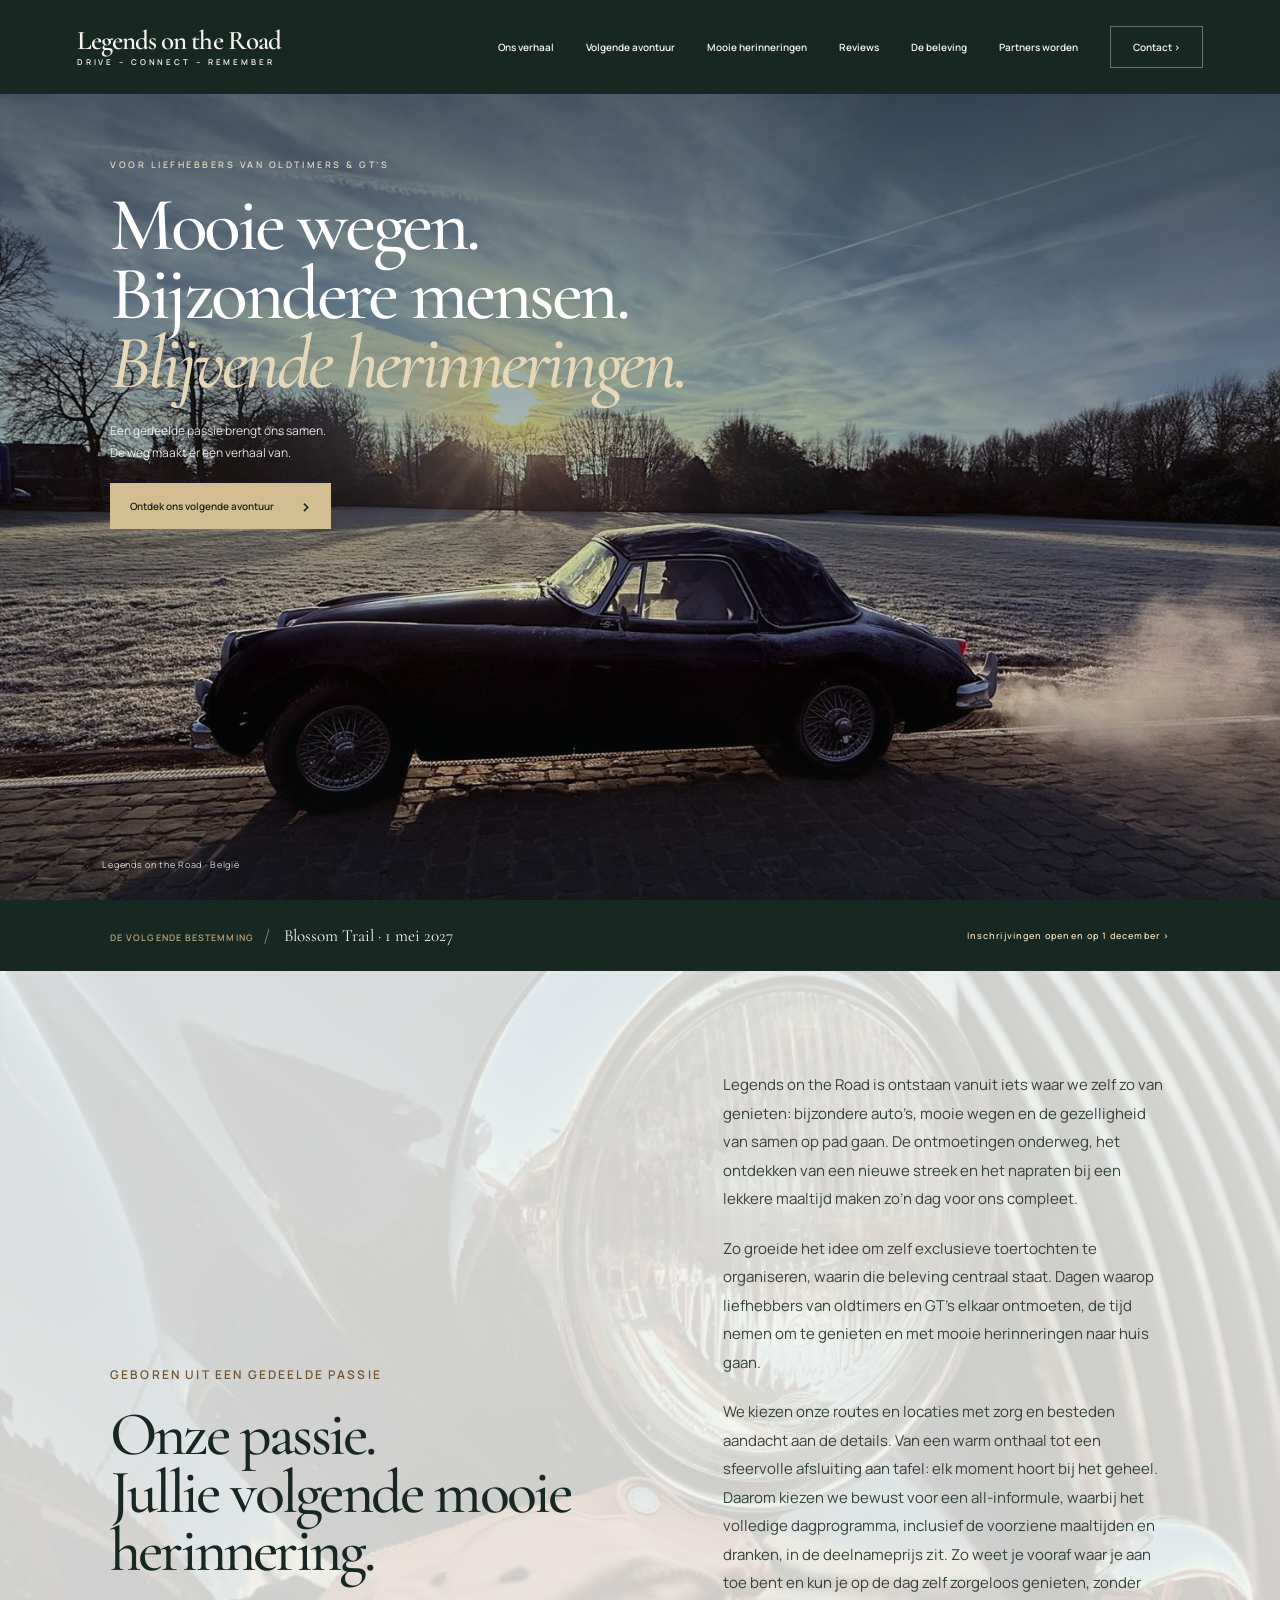
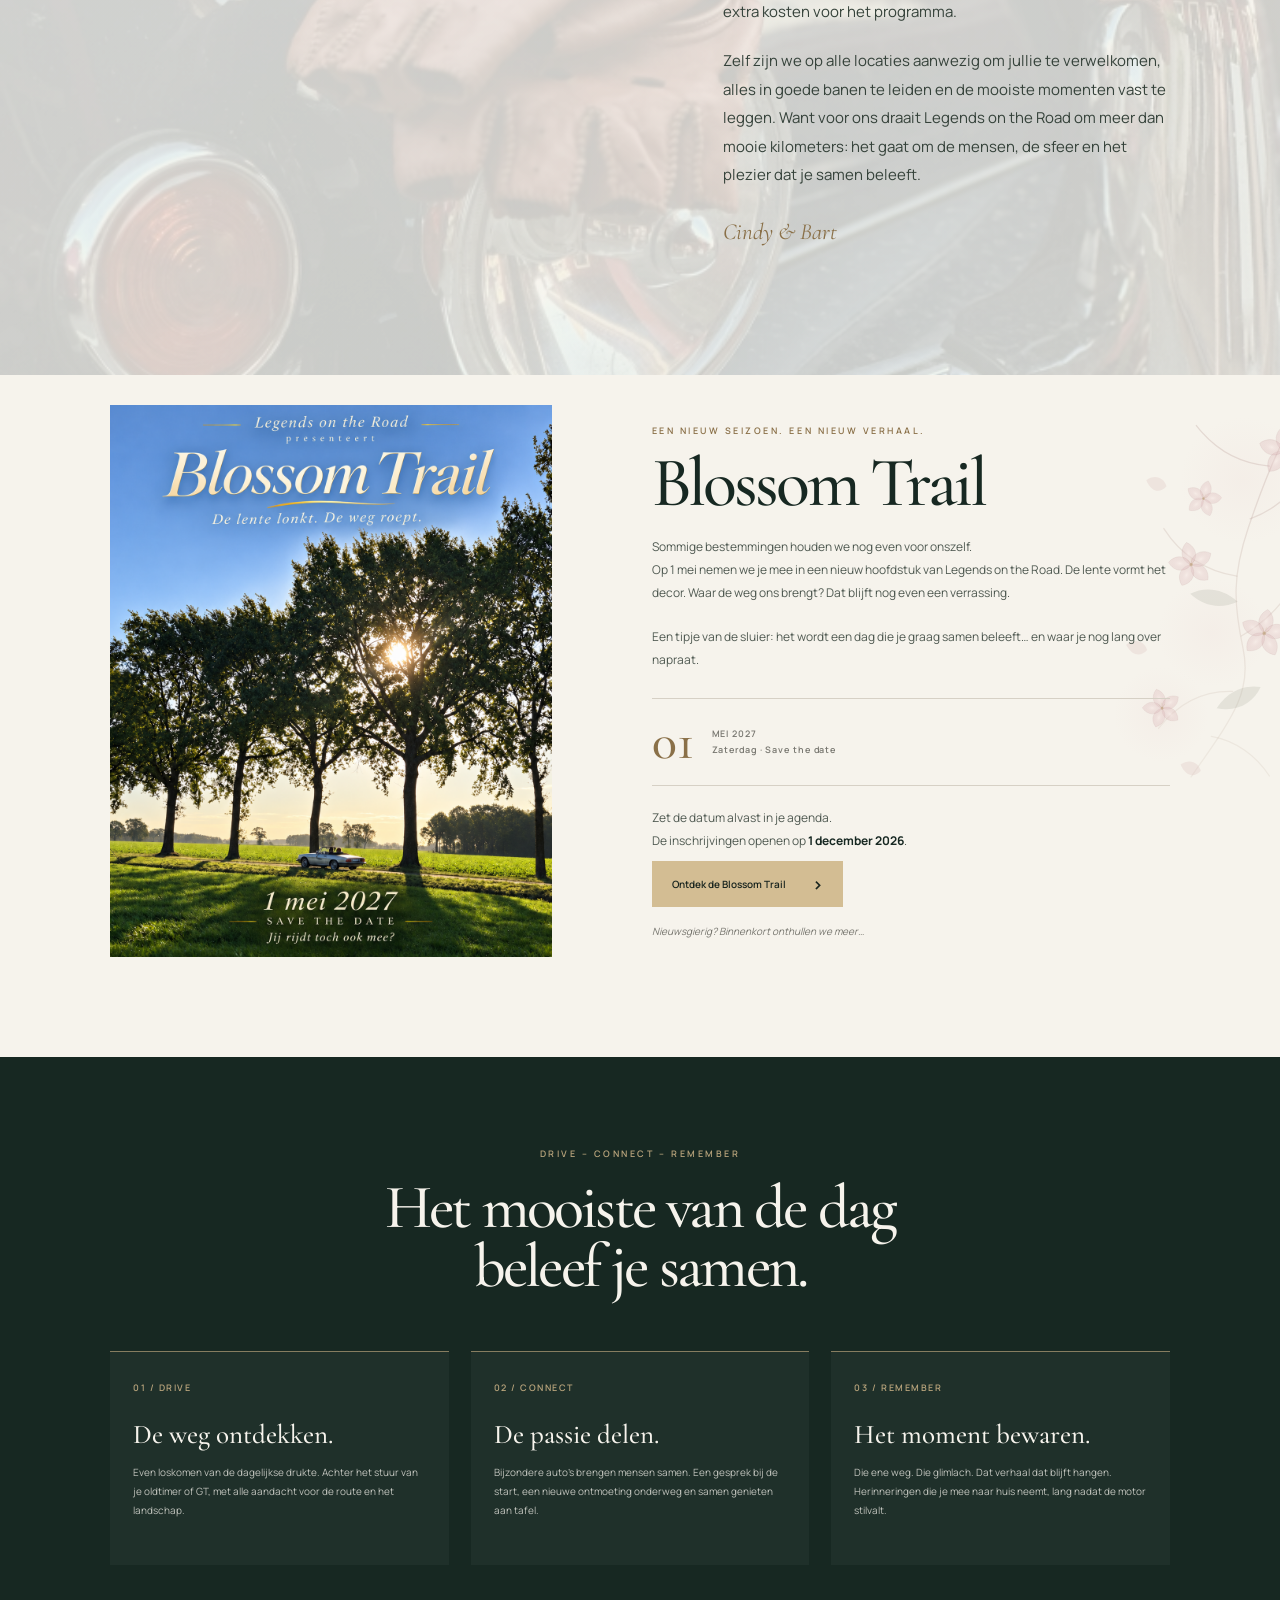
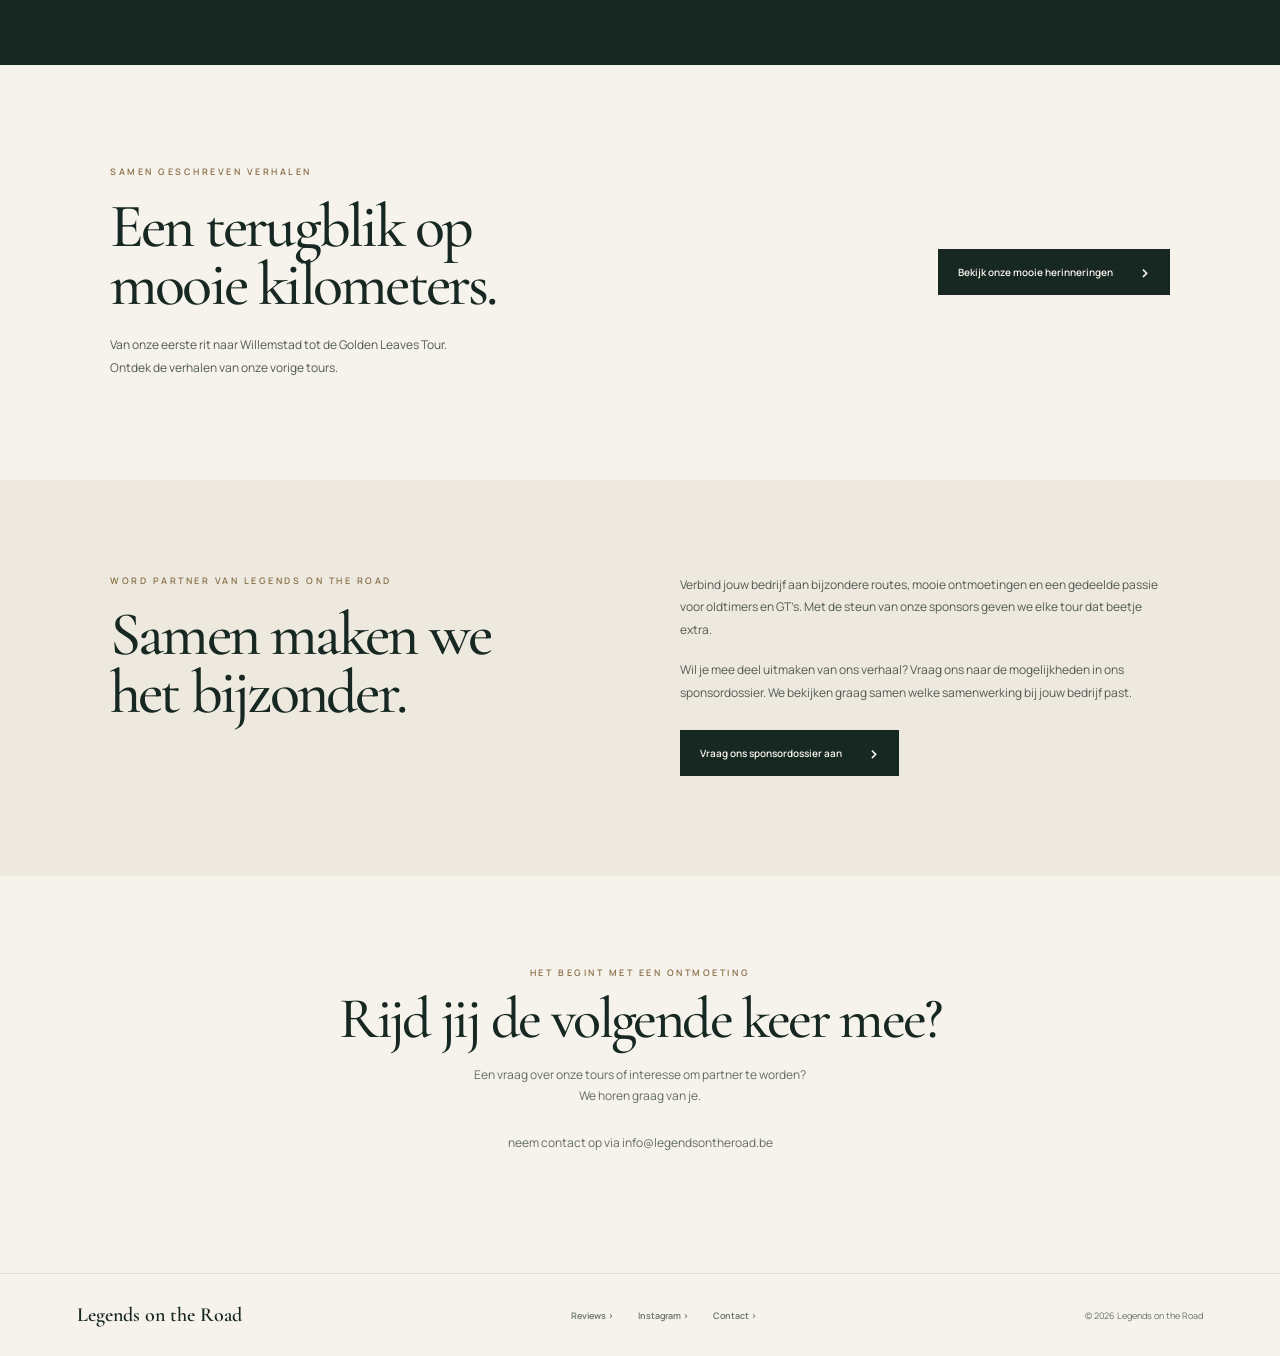
<file: index.html>
<!doctype html>
<html lang="nl-BE">
<head>
	<meta charset="utf-8">
	<meta name="viewport" content="width=device-width, initial-scale=1">
	<meta name="description" content="Mooie wegen, bijzondere mensen en blijvende herinneringen. Ontdek de rally's van Legends on the Road.">
	<link rel="preconnect" href="https://fonts.googleapis.com">
	<link rel="preconnect" href="https://fonts.gstatic.com" crossorigin>
	<link href="https://fonts.googleapis.com/css2?family=Cormorant+Garamond:wght@400;500;600;700&family=Manrope:wght@400;500;600;700&display=swap" rel="stylesheet">
	<link rel="stylesheet" href="css/style.css?v=4">
	<title>Legends on the Road — Drive. Connect. Remember.</title>
	<link rel="icon" type="image/png" href="images/logo legends.png"

</head>
<body class="home-page">
	<header class="home-header" id="top">
		<a class="home-brand" href="#top" aria-label="Legends on the Road startpagina">
			<span>Legends on the Road</span>
			<small>Drive – Connect – Remember</small>
		</a>
		<nav class="home-navigation" aria-label="Hoofdnavigatie">
			<a href="#verhaal">Ons verhaal</a>
			<a href="#rally">Volgende avontuur</a>
			<a href="vorige-rallys.html">Mooie herinneringen</a>
			<a href="reviews.php">Reviews</a>
			<a href="#beleving">De beleving</a>
			<a href="#partners">Partners worden</a>
			<a class="home-contact-link" href="#contact">Contact <span aria-hidden="true">›</span></a>
		</nav>
	</header>

	<main>
		<section class="home-hero" aria-labelledby="home-title">
			<div class="home-hero-inner">
				<p class="home-eyebrow">Voor liefhebbers van oldtimers &amp; GT’s</p>
				<h1 id="home-title">Mooie wegen.<br>Bijzondere mensen.<br><em>Blijvende herinneringen.</em></h1>
				<p class="home-hero-copy">Een gedeelde passie brengt ons samen.<br>De weg maakt er een verhaal van.</p>
				<a class="home-button" href="#rally">Ontdek ons volgende avontuur <span aria-hidden="true">›</span></a>
			</div>
			<div class="home-hero-foot" aria-label="Legends on the Road, België">
				<span>Legends on the Road · België</span>
			</div>
		</section>

		<div class="home-ribbon">
			<p><span>De volgende bestemming</span><span class="ribbon-divider" aria-hidden="true">/</span> Blossom Trail · 1 mei 2027</p>
			<a href="#rally">Inschrijvingen openen op 1 december <span aria-hidden="true">›</span></a>
		</div>

		<section class="home-intro home-section" id="verhaal" aria-labelledby="story-title">
			<div>
				<p class="home-eyebrow">Geboren uit een gedeelde passie</p>
				<h2 id="story-title">Onze passie.<br>Jullie volgende mooie herinnering.</h2>
			</div>
			<div class="home-copy">
				<p>Legends on the Road is ontstaan vanuit iets waar we zelf zo van genieten: bijzondere auto’s, mooie wegen en de gezelligheid van samen op pad gaan. De ontmoetingen onderweg, het ontdekken van een nieuwe streek en het napraten bij een lekkere maaltijd maken zo’n dag voor ons compleet.</p>
				<p>Zo groeide het idee om zelf exclusieve toertochten te organiseren, waarin die beleving centraal staat. Dagen waarop liefhebbers van oldtimers en GT’s elkaar ontmoeten, de tijd nemen om te genieten en met mooie herinneringen naar huis gaan.</p>
				<p>We kiezen onze routes en locaties met zorg en besteden aandacht aan de details. Van een warm onthaal tot een sfeervolle afsluiting aan tafel: elk moment hoort bij het geheel. Daarom kiezen we bewust voor een all-informule, waarbij het volledige dagprogramma, inclusief de voorziene maaltijden en dranken, in de deelnameprijs zit. Zo weet je vooraf waar je aan toe bent en kun je op de dag zelf zorgeloos genieten, zonder extra kosten voor het programma.</p>
				<p>Zelf zijn we op alle locaties aanwezig om jullie te verwelkomen, alles in goede banen te leiden en de mooiste momenten vast te leggen. Want voor ons draait Legends on the Road om meer dan mooie kilometers: het gaat om de mensen, de sfeer en het plezier dat je samen beleeft.</p>
				<p class="home-signature">Cindy &amp; Bart</p>
			</div>
		</section>

		<section class="home-event home-section" id="rally" aria-labelledby="rally-title">
			<div class="home-event-image">
				<img src="images/blossom-trail-poster.png" alt="Blossom Trail — 1 mei 2027, save the date" loading="lazy" decoding="async">
			</div>
			<div class="home-event-content">
				<p class="home-eyebrow">Een nieuw seizoen. Een nieuw verhaal.</p>
				<h2 id="rally-title">Blossom Trail</h2>
				<p class="home-copy">Sommige bestemmingen houden we nog even voor onszelf.<br>Op 1 mei nemen we je mee in een nieuw hoofdstuk van Legends on the Road. De lente vormt het decor. Waar de weg ons brengt? Dat blijft nog even een verrassing.</p>
				<p class="home-copy">Een tipje van de sluier: het wordt een dag die je graag samen beleeft… en waar je nog lang over napraat.</p>
				<div class="home-date">
					<strong>01</strong>
					<span>MEI 2027<br>Zaterdag · Save the date</span>
				</div>
				<p class="home-copy">Zet de datum alvast in je agenda.<br>De inschrijvingen openen op <strong>1 december 2026</strong>.</p>
				<a class="home-button" href="blossom-trail.html">Ontdek de Blossom Trail <span aria-hidden="true">›</span></a>
				<p class="home-note">Nieuwsgierig? Binnenkort onthullen we meer…</p>
			</div>
		</section>

		<section class="home-experience home-section" id="beleving" aria-labelledby="experience-title">
			<p class="home-eyebrow">Drive – Connect – Remember</p>
			<h2 id="experience-title">Het mooiste van de dag<br>beleef je samen.</h2>
			<div class="home-pillars">
				<article>
					<span class="home-number">01 / Drive</span>
					<h3>De weg ontdekken.</h3>
					<p>Even loskomen van de dagelijkse drukte. Achter het stuur van je oldtimer of GT, met alle aandacht voor de route en het landschap.</p>
				</article>
				<article>
					<span class="home-number">02 / Connect</span>
					<h3>De passie delen.</h3>
					<p>Bijzondere auto’s brengen mensen samen. Een gesprek bij de start, een nieuwe ontmoeting onderweg en samen genieten aan tafel.</p>
				</article>
				<article>
					<span class="home-number">03 / Remember</span>
					<h3>Het moment bewaren.</h3>
					<p>Die ene weg. Die glimlach. Dat verhaal dat blijft hangen. Herinneringen die je mee naar huis neemt, lang nadat de motor stilvalt.</p>
				</article>
			</div>
		</section>

		<section class="home-archive home-section" aria-labelledby="archive-title">
			<div>
				<p class="home-eyebrow">Samen geschreven verhalen</p>
				<h2 id="archive-title">Een terugblik op<br>mooie kilometers.</h2>
				<p class="home-copy">Van onze eerste rit naar Willemstad tot de Golden Leaves Tour.<br>Ontdek de verhalen van onze vorige tours.</p>
			</div>
			<a class="home-button" href="vorige-rallys.html">Bekijk onze mooie herinneringen <span aria-hidden="true">›</span></a>
		</section>

		<section class="home-partners home-section" id="partners" aria-labelledby="partners-title">
			<div>
				<p class="home-eyebrow">Word partner van Legends on the Road</p>
				<h2 id="partners-title">Samen maken we<br>het bijzonder.</h2>
			</div>
			<div>
				<p class="home-copy">Verbind jouw bedrijf aan bijzondere routes, mooie ontmoetingen en een gedeelde passie voor oldtimers en GT’s. Met de steun van onze sponsors geven we elke tour dat beetje extra.</p>
				<p class="home-copy">Wil je mee deel uitmaken van ons verhaal? Vraag ons naar de mogelijkheden in ons sponsordossier. We bekijken graag samen welke samenwerking bij jouw bedrijf past.</p>
				<div class="home-partner-actions">
					<a class="home-button" href="contact.php?type=sponsor">Vraag ons sponsordossier aan <span aria-hidden="true">›</span></a>
				</div>
			</div>
		</section>

		<section class="home-contact home-section" id="contact" aria-labelledby="contact-title">
			<p class="home-eyebrow">Het begint met een ontmoeting</p>
			<h2 id="contact-title">Rijd jij de volgende keer mee?</h2>
			<p>Een vraag over onze tours of interesse om partner te worden?<br>We horen graag van je.</p>
		<p>neem contact op via info@legendsontheroad.be</p>
	</main>

	<footer class="home-footer">
		<a class="home-footer-brand" href="#top">Legends on the Road</a>
		<nav aria-label="Footer navigatie">
			<a href="reviews.php">Reviews ›</a>
			<a href="https://www.instagram.com/legends.ontheroad/" target="_blank" rel="noopener noreferrer">Instagram ›</a>
			<a href="mailto:info@legendsontheroad.be">Contact ›</a>
		</nav>
		<span>© 2026 Legends on the Road</span>
	</footer>
</body>
</html>
</file>
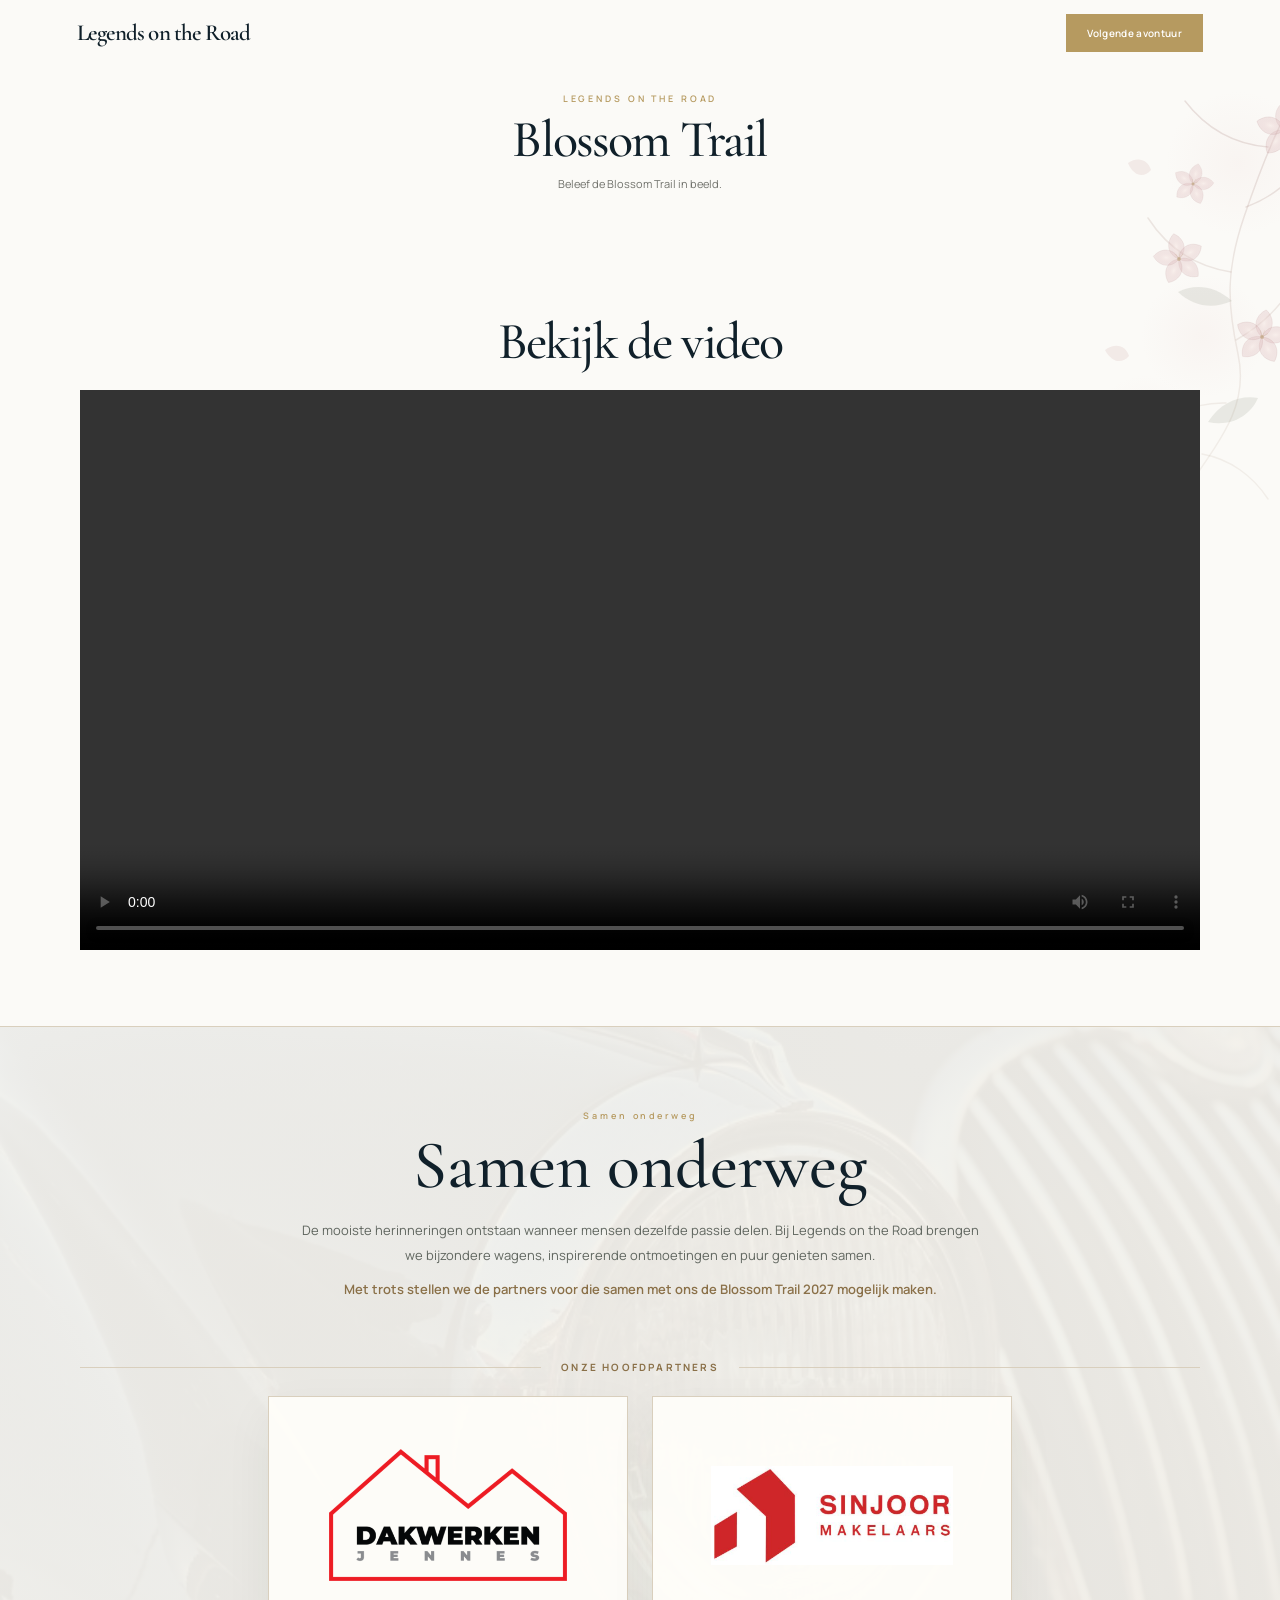
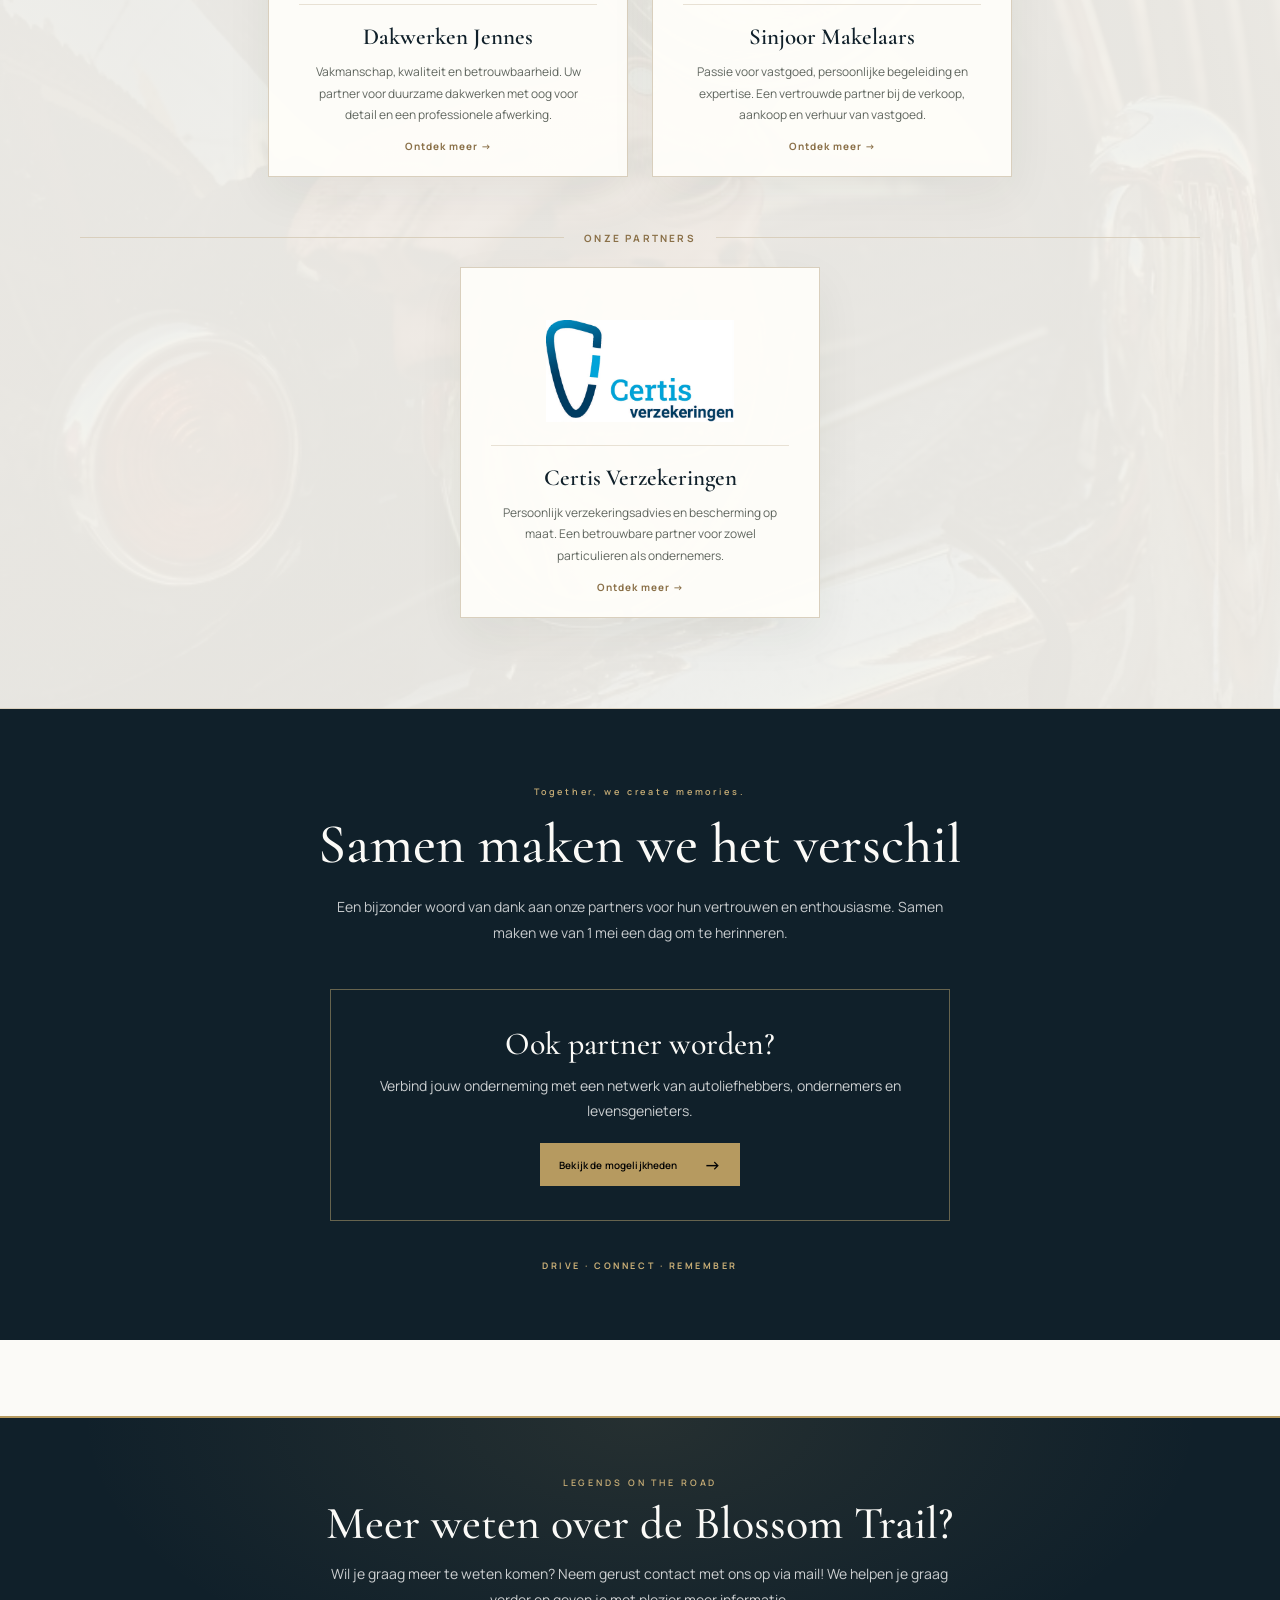
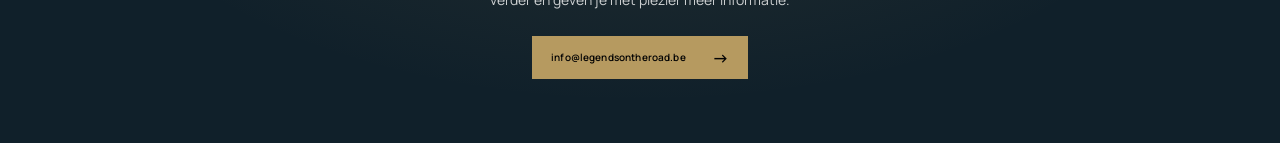
<file: blossom-trail.html>
<!doctype html>
<html lang="nl-BE">
<head>
	<meta charset="utf-8">
	<meta name="viewport" content="width=device-width, initial-scale=1">
	<meta name="description" content="Bekijk de video van de Blossom Trail van Legends on the Road.">
	<link rel="preconnect" href="https://fonts.googleapis.com">
	<link rel="preconnect" href="https://fonts.gstatic.com" crossorigin>
	<link href="https://fonts.googleapis.com/css2?family=Cormorant+Garamond:wght@400;500;600;700&family=Manrope:wght@400;500;600;700&display=swap" rel="stylesheet">
	<link rel="stylesheet" href="css/style.css?v=4">
	<title>Blossom Trail | Legends on the Road</title>
</head>
<body class="tour-page blossom-page">
	<header>
		<nav class="site-navigation" aria-label="Hoofdnavigatie">
			<a class="brand-wordmark" href="index.html">Legends on the Road</a>
			<a class="contact-btn" href="index.html#rally">Volgende avontuur</a>
		</nav>
	</header>

	<main>
		<section class="photo-gallery wrap" aria-labelledby="blossom-title">
			<div class="gallery-heading">
				<p class="eyebrow">LEGENDS ON THE ROAD</p>
				<h1 id="blossom-title">Blossom Trail</h1>
				<p>Beleef de Blossom Trail in beeld.</p>
			</div>
		</section>

		<section class="tour-video wrap" aria-labelledby="blossom-video-title">
			<div class="gallery-heading tour-video-heading">
				<h2 id="blossom-video-title">Bekijk de video</h2>
			</div>
			<video controls playsinline preload="metadata">
				<source src="video/blossom-trail.mp4" type="video/mp4">
				Je browser ondersteunt geen HTML-video.
			</video>
		</section>

		<section class="blossom-partners" aria-labelledby="blossom-partners-title">
			<div class="blossom-partners-inner wrap">
				<header class="blossom-partners-heading">
					<p class="eyebrow">Samen onderweg</p>
					<h2 id="blossom-partners-title">Samen onderweg</h2>
					<p>De mooiste herinneringen ontstaan wanneer mensen dezelfde passie delen. Bij Legends on the Road brengen we bijzondere wagens, inspirerende ontmoetingen en puur genieten samen.</p>
					<p>Met trots stellen we de partners voor die samen met ons de Blossom Trail 2027 mogelijk maken.</p>
				</header>

				<div class="blossom-partner-group">
					<h3>Onze hoofdpartners</h3>
					<div class="blossom-partner-grid blossom-partner-grid-featured">
						<article class="blossom-partner-card">
							<div class="blossom-partner-logo">
								<a class="blossom-partner-logo-link" href="https://dakwerkenjennes.be/" target="_blank" rel="noopener noreferrer" aria-label="Bezoek de officiële website van Dakwerken Jennes (opent in een nieuw tabblad)">
									<img src="images/partners/dakwerken-jennes-logo.png" alt="Logo Dakwerken Jennes" loading="lazy" decoding="async">
								</a>
							</div>
							<h4>Dakwerken Jennes</h4>
							<p class="blossom-partner-description">Vakmanschap, kwaliteit en betrouwbaarheid. Uw partner voor duurzame dakwerken met oog voor detail en een professionele afwerking.</p>
							<a class="blossom-partner-more" href="https://dakwerkenjennes.be/" target="_blank" rel="noopener noreferrer" aria-label="Ontdek meer over Dakwerken Jennes (opent in een nieuw tabblad)">Ontdek meer →</a>
						</article>
						<article class="blossom-partner-card blossom-partner-card-sinjoor">
							<div class="blossom-partner-logo">
								<a class="blossom-partner-logo-link" href="https://www.sinjoor.be/" target="_blank" rel="noopener noreferrer" aria-label="Bezoek de officiële website van Sinjoor Makelaars (opent in een nieuw tabblad)">
									<img src="images/partners/sinjoor-makelaars-blossom.png" alt="Logo Sinjoor Makelaars" loading="lazy" decoding="async">
								</a>
							</div>
							<h4>Sinjoor Makelaars</h4>
							<p class="blossom-partner-description">Passie voor vastgoed, persoonlijke begeleiding en expertise. Een vertrouwde partner bij de verkoop, aankoop en verhuur van vastgoed.</p>
							<a class="blossom-partner-more" href="https://www.sinjoor.be/" target="_blank" rel="noopener noreferrer" aria-label="Ontdek meer over Sinjoor Makelaars (opent in een nieuw tabblad)">Ontdek meer →</a>
						</article>
					</div>
				</div>

				<div class="blossom-partner-group blossom-partner-group-community">
					<h3>Onze partners</h3>
					<div class="blossom-partner-grid blossom-partner-grid-community">
						<article class="blossom-partner-card">
							<div class="blossom-partner-logo">
								<a class="blossom-partner-logo-link" href="https://www.certisgroep.be/" target="_blank" rel="noopener noreferrer" aria-label="Bezoek de officiële website van Certis Verzekeringen (opent in een nieuw tabblad)">
									<img src="images/partners/certis-verzekeringen.jpeg" alt="Logo Certis Verzekeringen" loading="lazy" decoding="async">
								</a>
							</div>
							<h4>Certis Verzekeringen</h4>
							<p class="blossom-partner-description">Persoonlijk verzekeringsadvies en bescherming op maat. Een betrouwbare partner voor zowel particulieren als ondernemers.</p>
							<a class="blossom-partner-more" href="https://www.certisgroep.be/" target="_blank" rel="noopener noreferrer" aria-label="Ontdek meer over Certis Verzekeringen (opent in een nieuw tabblad)">Ontdek meer →</a>
						</article>
					</div>
				</div>
			</div>
		</section>

		<section class="blossom-partner-thanks" aria-labelledby="blossom-partner-thanks-title">
			<div class="blossom-partner-thanks-inner wrap">
				<p class="eyebrow">Together, we create memories.</p>
				<h2 id="blossom-partner-thanks-title">Samen maken we het verschil</h2>
				<p>Een bijzonder woord van dank aan onze partners voor hun vertrouwen en enthousiasme. Samen maken we van 1 mei een dag om te herinneren.</p>

				<div class="blossom-partner-cta">
					<h3>Ook partner worden?</h3>
					<p>Verbind jouw onderneming met een netwerk van autoliefhebbers, ondernemers en levensgenieters.</p>
					<a class="primary-btn" href="contact.php?type=sponsor">Bekijk de mogelijkheden <span aria-hidden="true">→</span></a>
				</div>

				<p class="blossom-partner-motto">DRIVE · CONNECT · REMEMBER</p>
			</div>
		</section>

		<section class="blossom-contact" aria-labelledby="blossom-contact-title">
			<div class="blossom-contact-inner wrap">
				<p class="eyebrow">LEGENDS ON THE ROAD</p>
				<h2 id="blossom-contact-title">Meer weten over de Blossom Trail?</h2>
				<p class="blossom-contact-copy">Wil je graag meer te weten komen? Neem gerust contact met ons op via mail! We helpen je graag verder en geven je met plezier meer informatie.</p>
				<a class="primary-btn" href="mailto:info@legendsontheroad.be">info@legendsontheroad.be <span>→</span></a>
			</div>
		</section>
	</main>
</body>
</html>
</file>
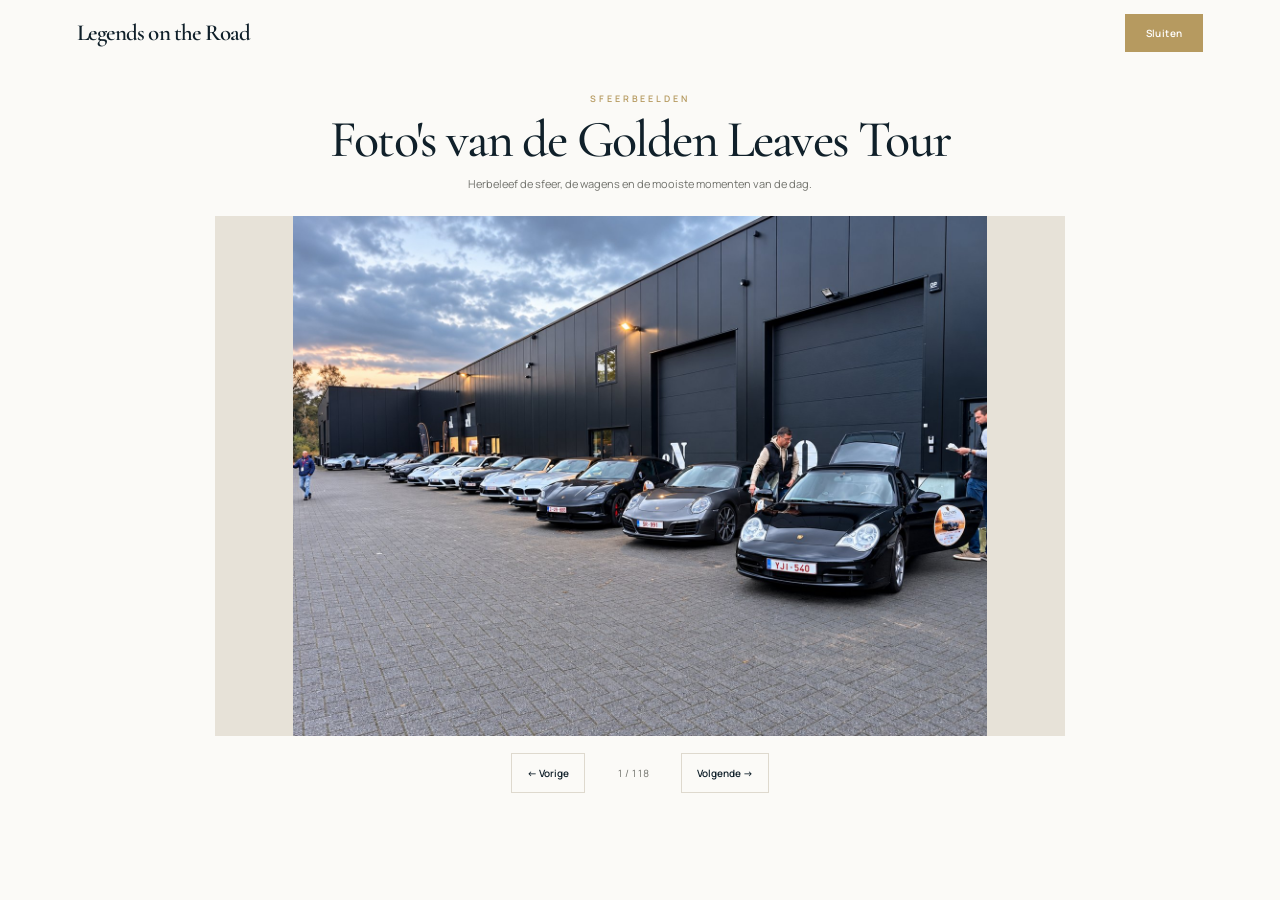
<file: golden-leaves-tour.html>
<!doctype html>
<html lang="nl-BE">
<head>
	<meta charset="utf-8">
	<meta name="viewport" content="width=device-width, initial-scale=1">
	<meta name="description" content="Ontdek de Golden Leaves Tour: een sfeervolle rallydag door het hart van de Kempen op 24 oktober 2026.">
	<link rel="preconnect" href="https://fonts.googleapis.com">
	<link rel="preconnect" href="https://fonts.gstatic.com" crossorigin>
	<link href="https://fonts.googleapis.com/css2?family=Cormorant+Garamond:wght@400;500;600;700&family=Manrope:wght@400;500;600;700&display=swap" rel="stylesheet">
	<link rel="stylesheet" href="css/style.css?v=3">
	<script src="js/gallery.js?v=2" defer></script>
	<title>Golden Leaves Tour | Legends on the Road</title>
</head>
<body class="tour-page">
	<header>
		<nav class="site-navigation" aria-label="Hoofdnavigatie">
			<a class="brand-wordmark" href="index.html">Legends on the Road</a>
			
			<a class="contact-btn" href="vorige-rallys.html#golden-leaves-tour">Sluiten</a>
		</nav>
	</header>

	
		<section class="photo-gallery wrap" id="fotos" aria-labelledby="gallery-title">
			<div class="gallery-heading">
				<p class="eyebrow">SFEERBEELDEN</p>
				<h2 id="gallery-title">Foto's van de Golden Leaves Tour</h2>
				<p>Herbeleef de sfeer, de wagens en de mooiste momenten van de dag.</p>
			</div>
			<div class="gallery-grid" data-photo-count="118" data-photo-directory="images/golden-leaves-gallery" data-photo-version="4" data-photo-alt="Golden Leaves Tour foto" role="group" aria-label="Fotoreeks; gebruik de knoppen of pijltjestoetsen om foto's te bekijken"></div>
			<div class="gallery-controls" aria-label="Slideshow bediening"></div>
		</section>

	</main>
</body>
</html>
</file>
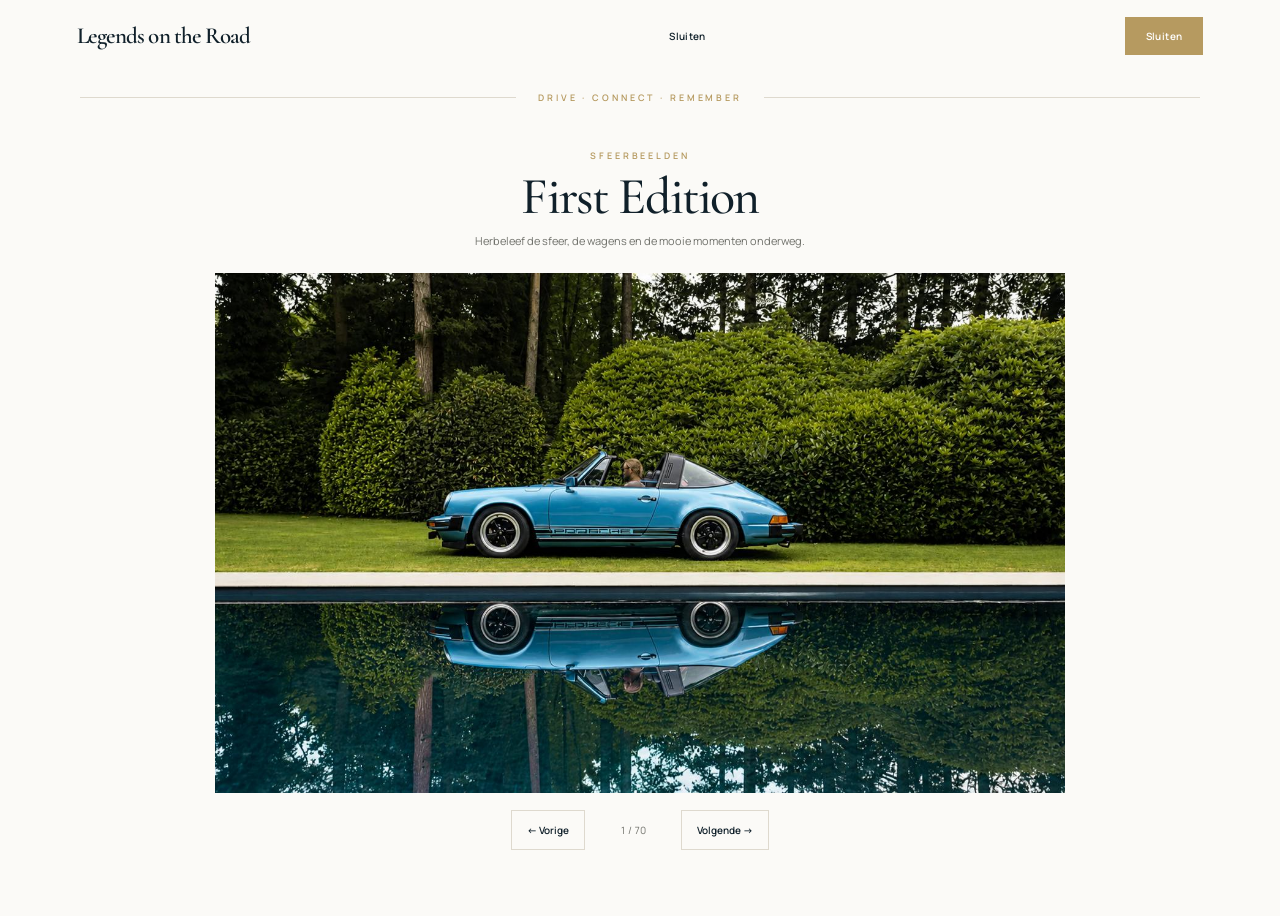
<file: rally-photos.html>
<!doctype html>
<html lang="nl-BE">
<head>
	<meta charset="utf-8">
	<meta name="viewport" content="width=device-width, initial-scale=1">
	<meta name="description" content="Bekijk foto's van onze rally's en herbeleef de sfeer onderweg.">
	<link rel="preconnect" href="https://fonts.googleapis.com">
	<link rel="preconnect" href="https://fonts.gstatic.com" crossorigin>
	<link href="https://fonts.googleapis.com/css2?family=Cormorant+Garamond:wght@400;500;600;700&family=Manrope:wght@400;500;600;700&display=swap" rel="stylesheet">
	<link rel="stylesheet" href="css/style.css">
	<script src="js/gallery.js" defer></script>
	<title>Rally's in beeld | Legends on the Road</title>
</head>
<body class="gallery-page">
	<header class="gallery-site-header">
		<nav class="site-navigation" aria-label="Hoofdnavigatie">
			<a class="brand-wordmark" href="index.html">Legends on the Road</a>
			<ul>
				<li><a href="vorige-rallys.html#eerste-editie">Sluiten</a></li>
				
			</ul>
			<a class="contact-btn" href="vorige-rallys.html#eerste-editie">Sluiten</a>
		</nav>
	</header>
	<main>
		<div class="divider wrap">
			<span>DRIVE · CONNECT · REMEMBER</span>
		</div>
		<section class="photo-gallery wrap" id="fotos" aria-labelledby="gallery-title">
			<div class="gallery-heading">
				<p class="eyebrow">SFEERBEELDEN</p>
				<h1 id="gallery-title">First Edition</h1>
				<p>Herbeleef de sfeer, de wagens en de mooie momenten onderweg.</p>
			</div>
			<div class="gallery-grid" data-photo-count="70" role="group" aria-label="Fotoreeks; gebruik de knoppen of pijltjestoetsen om foto's te bekijken"></div>
			<div class="gallery-controls" aria-label="Slideshow bediening"></div>
		</section>
	</main>
</body>
</html>
</file>
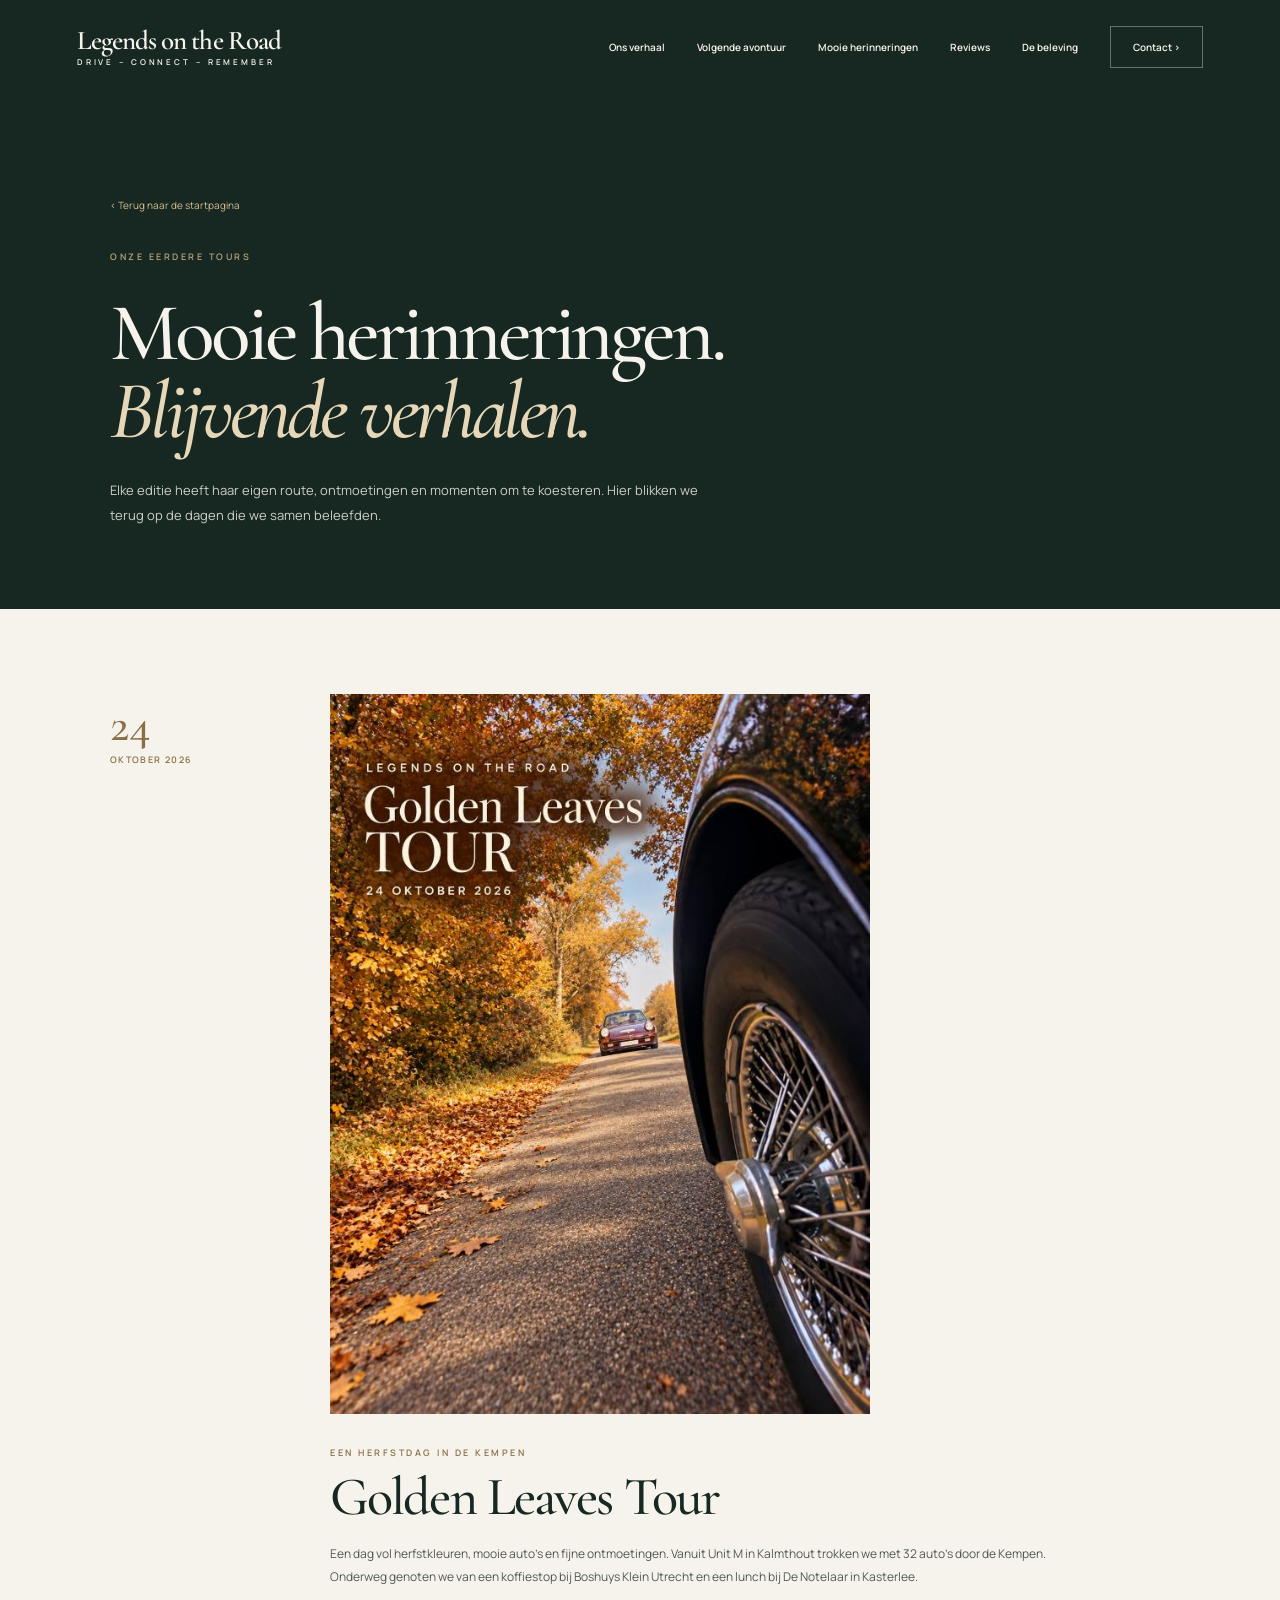
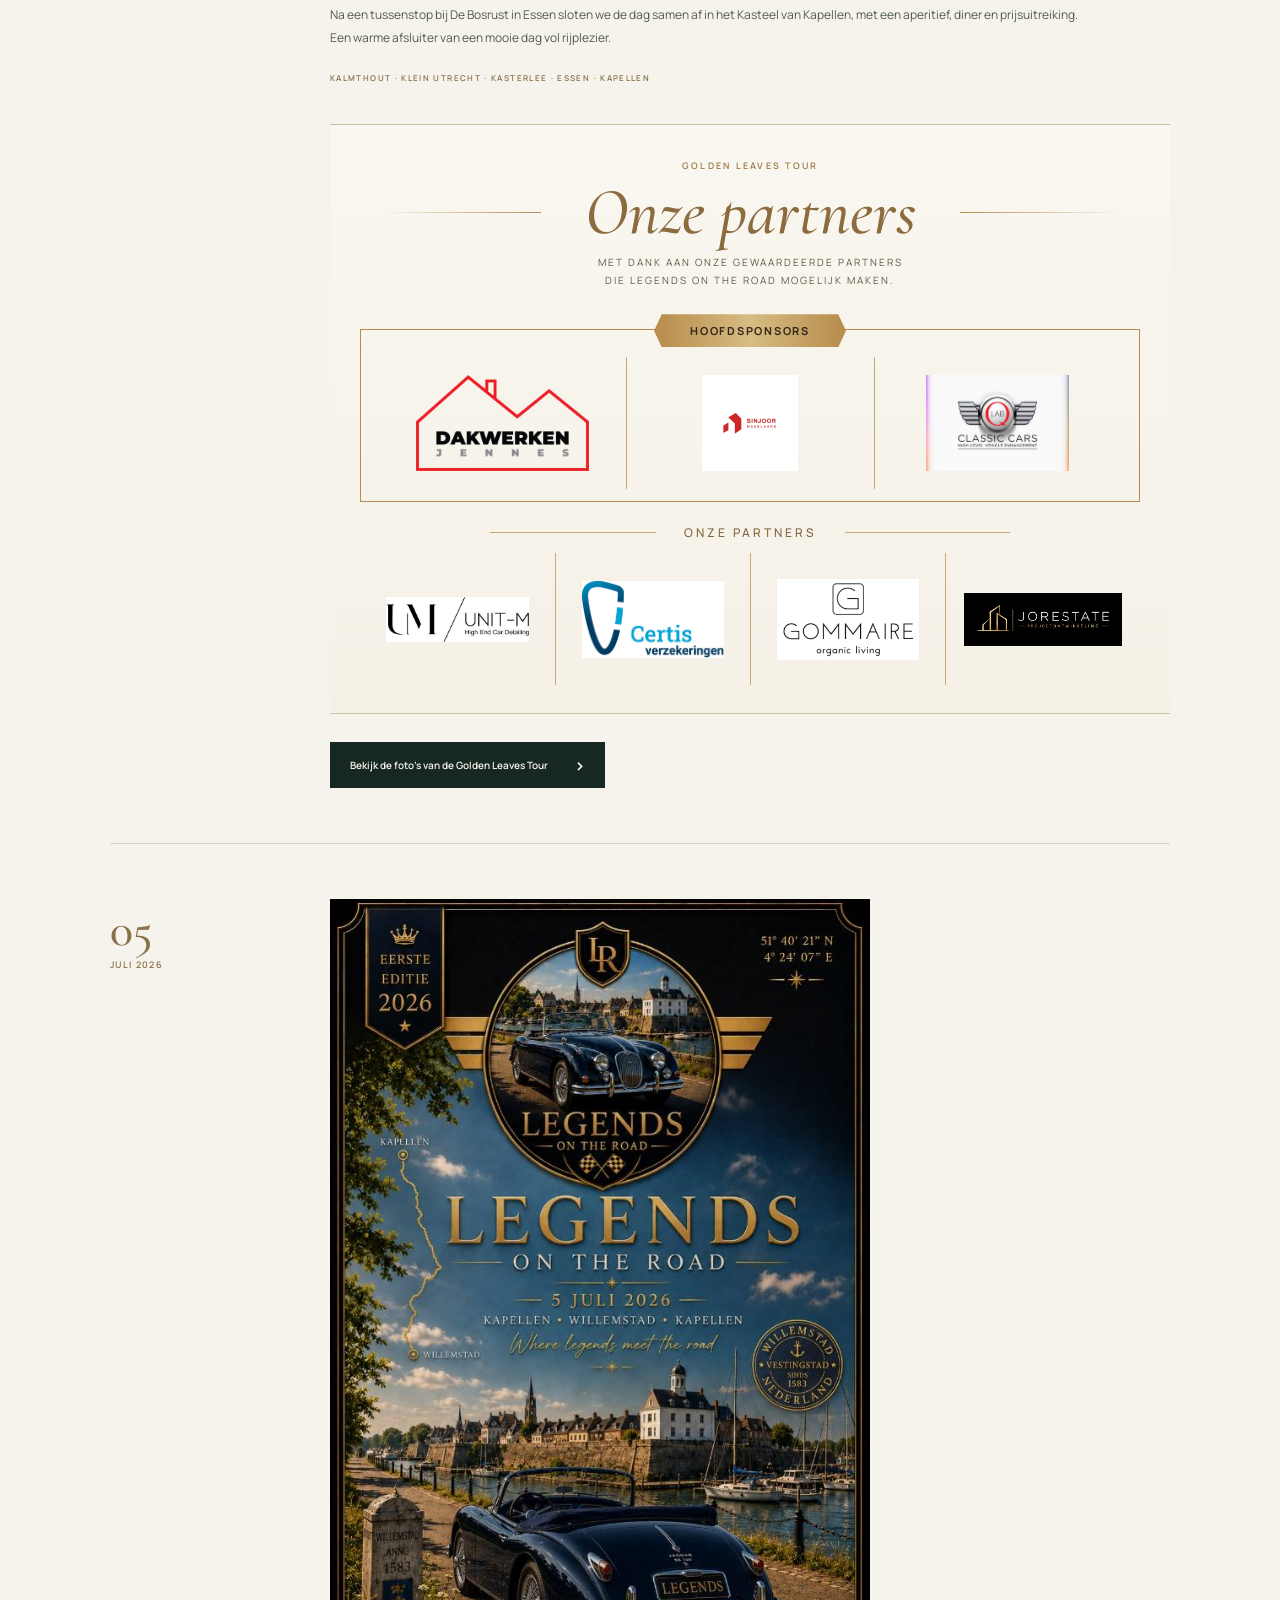
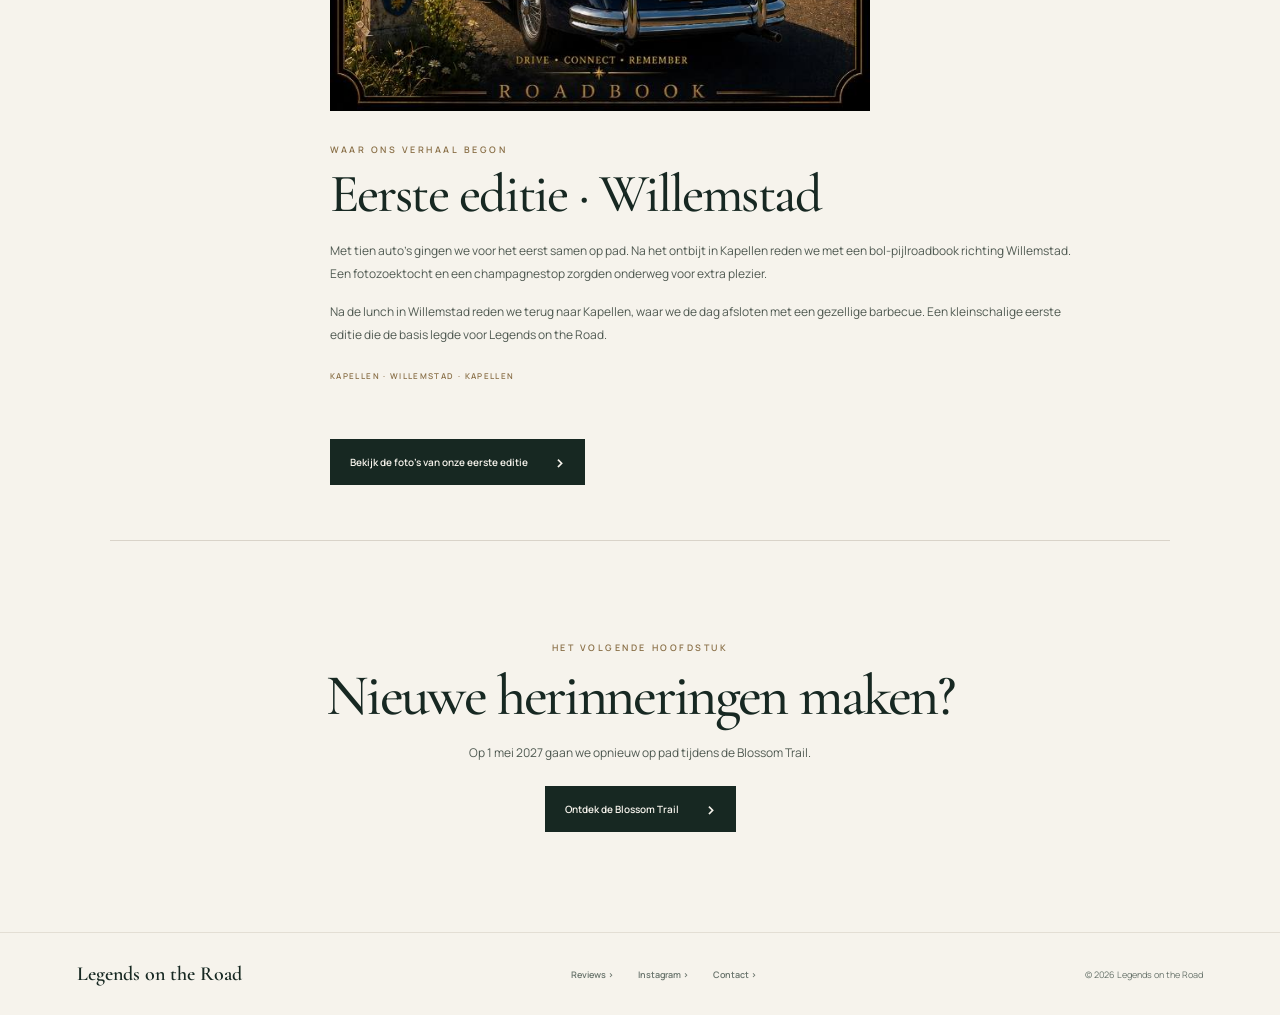
<file: vorige-rallys.html>
<!doctype html>
<html lang="nl-BE">
<head>
	<meta charset="utf-8">
	<meta name="viewport" content="width=device-width, initial-scale=1">
	<meta name="description" content="Blik terug op de rally's van Legends on the Road: Golden Leaves Tour en onze eerste editie in Willemstad.">
	<link rel="preconnect" href="https://fonts.googleapis.com">
	<link rel="preconnect" href="https://fonts.gstatic.com" crossorigin>
	<link href="https://fonts.googleapis.com/css2?family=Cormorant+Garamond:wght@400;500;600;700&family=Manrope:wght@400;500;600;700&display=swap" rel="stylesheet">
	<link rel="stylesheet" href="css/style.css">
	<title>Mooie herinneringen | Legends on the Road</title>
</head>
<body class="archive-page">
	<header class="home-header">
		<a class="home-brand" href="index.html" aria-label="Legends on the Road startpagina">
			<span>Legends on the Road</span>
			<small>Drive – Connect – Remember</small>
		</a>
		<nav class="home-navigation" aria-label="Hoofdnavigatie">
			<a href="index.html#verhaal">Ons verhaal</a>
			<a href="index.html#rally">Volgende avontuur</a>
			<a href="vorige-rallys.html" aria-current="page">Mooie herinneringen</a>
			<a href="reviews.php">Reviews</a>
			<a href="index.html#beleving">De beleving</a>
			<a class="home-contact-link" href="index.html#contact">Contact <span aria-hidden="true">›</span></a>
		</nav>
	</header>

	<main>
		<section class="archive-header" aria-labelledby="archive-page-title">
			<a class="archive-back-link" href="index.html">‹ Terug naar de startpagina</a>
			<p class="home-eyebrow">Onze eerdere tours</p>
			<h1 id="archive-page-title">Mooie herinneringen.<br><em>Blijvende verhalen.</em></h1>
			<p>Elke editie heeft haar eigen route, ontmoetingen en momenten om te koesteren. Hier blikken we terug op de dagen die we samen beleefden.</p>
		</section>

		<section class="rally-list" aria-label="Overzicht vorige rally’s">
			<article class="rally-entry" id="golden-leaves-tour">
				<time class="rally-date" datetime="2026-10-24"><strong>24</strong><span>OKTOBER 2026</span></time>
				<div>
					<img class="rally-opening" src="images/golden-leaves-archive.jpeg" alt="Golden Leaves Tour — 24 oktober 2026: oldtimers op een weg tussen gouden herfstbomen" loading="lazy" decoding="async">
					<p class="home-eyebrow">Een herfstdag in de Kempen</p>
					<h2>Golden Leaves Tour</h2>
					<p class="home-copy">Een dag vol herfstkleuren, mooie auto’s en fijne ontmoetingen. Vanuit Unit M in Kalmthout trokken we met 32 auto’s door de Kempen. Onderweg genoten we van een koffiestop bij Boshuys Klein Utrecht en een lunch bij De Notelaar in Kasterlee.</p>
					<p class="home-copy">Na een tussenstop bij De Bosrust in Essen sloten we de dag samen af in het Kasteel van Kapellen, met een aperitief, diner en prijsuitreiking. Een warme afsluiter van een mooie dag vol rijplezier.</p>
					<p class="archive-route">KALMTHOUT · KLEIN UTRECHT · KASTERLEE · ESSEN · KAPELLEN</p>
					<aside class="archive-sponsors" aria-label="Partners van de Golden Leaves Tour">
						<p class="home-eyebrow">Golden Leaves Tour</p>
						<h3 class="sponsor-title">Onze partners</h3>
						<p class="home-copy sponsor-intro">Met dank aan onze gewaardeerde partners<br>die Legends on the Road mogelijk maken.</p>
						<div class="sponsor-tier sponsor-tier-featured">
							<p class="sponsor-tier-label">Hoofdsponsors</p>
							<div class="sponsor-grid sponsor-grid-featured">
								<figure class="sponsor-item sponsor-item-dakwerken">
									<div class="sponsor-image"><img src="images/partners/dakwerken-jennes-logo.png" alt="Logo Dakwerken Jennes" loading="lazy" decoding="async"></div>
									<figcaption class="visually-hidden">Dakwerken Jennes</figcaption>
								</figure>
								<figure class="sponsor-item sponsor-item-sinjoor">
									<div class="sponsor-image"><img src="images/partners/sinjoor-makelaars.jpeg" alt="Logo Sinjoor Makelaars" loading="lazy" decoding="async"></div>
									<figcaption class="visually-hidden">Sinjoor Makelaars</figcaption>
								</figure>
								<figure class="sponsor-item sponsor-item-qlab">
									<div class="sponsor-image"><img src="images/partners/lab-classic-cars.jpeg" alt="Logo Q-Lab Classic Cars" loading="lazy" decoding="async"></div>
									<figcaption class="visually-hidden">Q-Lab Classic Cars</figcaption>
								</figure>
							</div>
						</div>
						<div class="sponsor-tier sponsor-tier-community">
							<h4 class="sponsor-tier-heading">Onze partners</h4>
							<div class="sponsor-grid sponsor-grid-community">
								<figure class="sponsor-item">
									<div class="sponsor-image"><img src="images/unit-m%20img.jpeg" alt="Logo Unit M High End Car Detailing" loading="lazy" decoding="async"></div>
									<figcaption class="visually-hidden">Unit M</figcaption>
								</figure>
								<figure class="sponsor-item">
									<div class="sponsor-image"><img src="images/partners/certis-verzekeringen.jpeg" alt="Logo Certis Verzekeringen" loading="lazy" decoding="async"></div>
									<figcaption class="visually-hidden">Certis Verzekeringen</figcaption>
								</figure>
								<figure class="sponsor-item">
									<div class="sponsor-image"><img src="images/gommaire%20img.jpeg" alt="Logo Gommaire Organic Living" loading="lazy" decoding="async"></div>
									<figcaption class="visually-hidden">Gommaire</figcaption>
								</figure>
								<figure class="sponsor-item sponsor-item-jorestate">
									<div class="sponsor-image"><img src="images/partners/jorestate-projectontwikkeling.png" alt="Logo Jorestate Projectontwikkeling" loading="lazy" decoding="async"></div>
									<figcaption class="visually-hidden">Jorestate Projectontwikkeling</figcaption>
								</figure>
							</div>
						</div>
					</aside>
					<a class="home-button archive-gallery-link" href="golden-leaves-tour.html">Bekijk de foto’s van de Golden Leaves Tour <span aria-hidden="true">›</span></a>
				</div>
			</article>

			<article class="rally-entry" id="eerste-editie">
				<time class="rally-date" datetime="2026-07-05"><strong>05</strong><span>JULI 2026</span></time>
				<div>
					<img class="rally-opening" src="images/eerste-editie-willemstad.jpeg" alt="Eerste editie van Legends on the Road — 5 juli 2026, Kapellen · Willemstad · Kapellen" loading="lazy" decoding="async">
					<p class="home-eyebrow">Waar ons verhaal begon</p>
					<h2>Eerste editie · Willemstad</h2>
					<p class="home-copy">Met tien auto’s gingen we voor het eerst samen op pad. Na het ontbijt in Kapellen reden we met een bol-pijlroadbook richting Willemstad. Een fotozoektocht en een champagnestop zorgden onderweg voor extra plezier.</p>
					<p class="home-copy">Na de lunch in Willemstad reden we terug naar Kapellen, waar we de dag afsloten met een gezellige barbecue. Een kleinschalige eerste editie die de basis legde voor Legends on the Road.</p>
					<p class="archive-route">KAPELLEN · WILLEMSTAD · KAPELLEN</p>
					<a class="home-button archive-gallery-link" href="rally-photos.html">Bekijk de foto’s van onze eerste editie <span aria-hidden="true">›</span></a>
				</div>
			</article>
		</section>

		<section class="archive-next">
			<p class="home-eyebrow">Het volgende hoofdstuk</p>
			<h2>Nieuwe herinneringen maken?</h2>
			<p class="home-copy">Op 1 mei 2027 gaan we opnieuw op pad tijdens de Blossom Trail.</p>
			<a class="home-button" href="index.html#rally">Ontdek de Blossom Trail <span aria-hidden="true">›</span></a>
		</section>
	</main>

	<footer class="home-footer">
		<a class="home-footer-brand" href="index.html">Legends on the Road</a>
		<nav aria-label="Footer navigatie">
			<a href="reviews.php">Reviews ›</a>
			<a href="https://www.instagram.com/legends.ontheroad/" target="_blank" rel="noopener noreferrer">Instagram ›</a>
			<a href="mailto:info@legendsontheroad.be">Contact ›</a>
		</nav>
		<span>© 2026 Legends on the Road</span>
	</footer>
</body>
</html>
</file>
<file: css/style.css>
:root {
	--ink: #10202a;
	--ink-soft: #182b35;
	--paper: #f5f2ec;
	--paper-light: #fbfaf7;
	--gold: #b69a60;
	--gold-light: #c7ad76;
	--muted: #b6b5b0;
	--serif: "Cormorant Garamond", Georgia, serif;
	--sans: "Manrope", Arial, sans-serif;
}

* {
	box-sizing: border-box;
}

.visually-hidden {
	position: absolute;
	width: 1px;
	height: 1px;
	padding: 0;
	margin: -1px;
	overflow: hidden;
	clip: rect(0, 0, 0, 0);
	white-space: nowrap;
	border: 0;
}

html {
	scroll-behavior: smooth;
}

body {
	margin: 0;
	background: var(--paper-light);
	color: var(--ink);
	font-family: var(--sans);
	font-size: 14px;
	-webkit-font-smoothing: antialiased;
}

a {
	color: inherit;
	text-decoration: none;
}

.site-header {
	position: relative;
	isolation: isolate;
	min-height: 520px;
	overflow: hidden;
	background:
		radial-gradient(ellipse at 72% 56%, rgba(182, 154, 96, 0.2), transparent 32%),
		linear-gradient(105deg, rgba(10, 20, 25, 0.94) 0%, rgba(15, 27, 31, 0.72) 49%, rgba(16, 25, 27, 0.2) 100%),
		linear-gradient(180deg, #35423c 0%, #242c29 54%, #111a1c 100%);
	color: var(--paper-light);
}

.home-page .site-header {
	min-height: 100vh;
	min-height: 100svh;
	background:
		linear-gradient(90deg, rgba(10, 20, 25, 0.76) 0%, rgba(10, 20, 25, 0.38) 48%, rgba(10, 20, 25, 0.05) 100%),
		url("../images/home-hero.png") center / cover no-repeat;
	background-position: center, center calc(50% + 20px);
}

.home-page .site-navigation {
	position: relative;
	min-height: 72px;
	background: transparent;
	color: var(--paper-light);
}

.home-page .brand {
	position: absolute;
	top: calc(50% + 56px);
	left: 50%;
	transform: translate(-50%, -50%);
}

.home-page .brand-wordmark {
	font-size: clamp(40px, 7vw, 96px);
	font-weight: 700;
	line-height: 0.8;
}

.home-page .contact-btn {
	margin-left: auto;
}

.home-page .hero-inner {
	align-items: flex-start;
	justify-content: flex-start;
	width: 96%;
	min-height: calc(100vh - 72px);
	min-height: calc(100svh - 72px);
	margin-left: 2%;
	margin-right: auto;
	padding-top: clamp(116px, calc(4vh + 96px), 132px);
}

.home-page .hero-copy {
	text-align: left;
}

.home-page .hero-tagline {
	position: absolute;
	bottom: 64px;
	left: 50%;
	margin: 0;
	transform: translateX(-50%);
	color: var(--paper-light);
	font-family: var(--serif);
	font-size: clamp(22px, 3.4vw, 40px);
	font-weight: 500;
	line-height: 0.9;
	letter-spacing: 0.02em;
	text-align: center;
	white-space: nowrap;
}

.home-page .hero-tagline-dash {
	font-family: Arial, sans-serif;
}

.home-page .hero-copy > .hero-welcome {
	justify-content: flex-start;
}

.home-page .hero-copy h1 {
	margin-bottom: 180px;
}

.home-page .hero-copy > p:not(.hero-welcome) {
	margin: 150px 0 14px;
	font-size: clamp(14px, 1.3vw, 17px);
}

.home-page .hero-copy .primary-btn {
	margin-right: auto;
	margin-left: 0;
}

.site-header::before,
.site-header::after {
	position: absolute;
	z-index: -1;
	content: "";
	pointer-events: none;
}

.home-page .site-header::before,
.home-page .site-header::after {
	display: none;
}

.site-header::before {
	inset: 70px 0 0;
	background:
		linear-gradient(90deg, rgba(12, 22, 26, 0.48), transparent 76%),
		repeating-linear-gradient(90deg, transparent 0 14%, rgba(20, 27, 23, 0.2) 14.3% 14.7%, transparent 15% 23%),
		radial-gradient(ellipse at 78% 42%, rgba(214, 174, 99, 0.52), transparent 16%),
		linear-gradient(165deg, transparent 0 65%, rgba(13, 18, 18, 0.48) 65.3% 66%, transparent 66.3%);
	opacity: 0.9;
}

.site-header::after {
	right: -8%;
	bottom: 0;
	width: 66%;
	height: 39%;
	background: linear-gradient(165deg, transparent 0 45%, rgba(8, 14, 16, 0.55) 45.4% 46%, transparent 46.4%);
}

.site-navigation {
	display: flex;
	align-items: center;
	justify-content: space-between;
	gap: 32px;
	min-height: 72px;
	padding: 0 max(6vw, calc((100vw - 1240px) / 2));
	background: var(--paper-light);
	color: var(--ink);
}

.brand-wordmark {
	font-family: var(--serif);
	font-size: 23px;
	font-weight: 600;
	letter-spacing: -0.04em;
	white-space: nowrap;
}

.site-navigation ul {
	display: flex;
	align-items: center;
	gap: clamp(22px, 3.3vw, 52px);
	margin: 0;
	padding: 0;
	list-style: none;
}

.site-navigation li,
.contact-btn {
	font-size: 10px;
	font-weight: 600;
	letter-spacing: 0.035em;
}

.site-navigation li a {
	transition: color 180ms ease;
}

.site-navigation li a:hover,
.site-navigation li a:focus-visible {
	color: var(--gold);
}

.contact-btn {
	padding: 12px 21px;
	border: 0;
	background: var(--gold);
	color: #fff;
	font-family: var(--sans);
	cursor: pointer;
	transition: background-color 180ms ease;
}

.contact-btn:hover,
.contact-btn:focus-visible {
	background: #987c45;
}

.hero-inner {
	display: flex;
	align-items: center;
	width: min(1120px, 88%);
	min-height: 448px;
	margin: 0 auto;
	padding: 56px 0 72px;
}

.hero-copy {
	max-width: 600px;
}

.hero-copy > .hero-welcome {
	display: flex;
	align-items: center;
	gap: 12px;
	margin: 0 0 18px;
	color: var(--gold-light);
	font-size: 10px;
	font-weight: 600;
	letter-spacing: 0.18em;
	text-transform: uppercase;
}

.hero-welcome::before {
	width: 28px;
	height: 1px;
	background: var(--gold-light);
	content: "";
}

.hero-copy h1 {
	margin: 0 0 14px;
	font-family: var(--serif);
	font-size: clamp(46px, 6.2vw, 76px);
	font-weight: 500;
	line-height: 0.9;
	letter-spacing: -0.045em;
}

.hero-copy h1 span {
	color: #e4d6b7;
}

.hero-copy > p {
	margin: 22px 0 28px;
	color: rgba(255, 255, 255, 0.83);
	font-size: 12px;
	letter-spacing: 0.025em;
}

.primary-btn {
	display: inline-flex;
	align-items: center;
	justify-content: space-between;
	gap: 26px;
	min-height: 43px;
	padding: 0 19px;
	border: 0;
	background: var(--gold);
	color: #030303;
	font-size: 10px;
	font-weight: 600;
	font-family: var(--sans);
	letter-spacing: 0.015em;
	cursor: pointer;
	transition: background-color 180ms ease, transform 180ms ease;
}

.primary-btn:hover,
.primary-btn:focus-visible {
	transform: translateY(-1px);
	background: #987c45;
}

.primary-btn span {
	font-size: 17px;
	line-height: 1;
}

.rally-options {
	width: min(520px, calc(100% - 32px));
	max-width: none;
	max-height: calc(100vh - 32px);
	padding: clamp(26px, 5vw, 40px);
	overflow-y: auto;
	border: 1px solid #ded9ce;
	background: var(--paper-light);
	color: var(--ink);
	box-shadow: 0 24px 70px rgba(10, 20, 25, 0.28);
}

.rally-options[open] {
	display: block;
}

.rally-options::backdrop {
	background: rgba(10, 20, 25, 0.72);
	backdrop-filter: blur(3px);
}

.rally-options-heading {
	display: flex;
	align-items: flex-start;
	justify-content: space-between;
	gap: 18px;
}

#rally-options .rally-options-heading {
	margin-bottom: 20px;
}

.rally-options-heading .eyebrow {
	margin-bottom: 8px;
	color: var(--gold);
	font-size: 9px;
	letter-spacing: 0.12em;
}

.rally-options h2 {
	margin: 0;
	font-family: var(--serif);
	font-size: clamp(30px, 6vw, 40px);
	font-weight: 500;
	line-height: 1;
}

.rally-options-close {
	display: grid;
	flex: 0 0 36px;
	width: 36px;
	height: 36px;
	place-items: center;
	border: 1px solid #ded9ce;
	background: transparent;
	color: var(--ink);
	font: 400 25px/1 var(--sans);
	cursor: pointer;
}

.rally-options > p {
	margin: 16px 0 22px;
	color: #70716b;
	font-size: 12px;
	line-height: 1.6;
}

.contact-email a {
	color: var(--ink);
	font-weight: 600;
	text-decoration: underline;
	text-decoration-color: var(--gold);
	text-underline-offset: 3px;
}

.contact-requirements {
	display: grid;
	gap: 7px;
	margin: -8px 0 18px;
	padding-left: 20px;
	color: #70716b;
	font-size: 12px;
	line-height: 1.5;
}

.contact-requirements li::marker {
	color: var(--gold);
}

.rally-options > .contact-email {
	margin: 16px 0 0;
}

.rally-options-links {
	display: grid;
	gap: 10px;
}

.rally-options-links .primary-btn {
	width: 100%;
	text-align: left;
}

.rally-options-links .blossom-trail-btn {
	color: #fff;
}

.rally-options-links .primary-btn.light {
	border: 1px solid var(--gold);
	color: var(--ink);
	margin-top: 0;
}

.divider {
	display: flex;
	align-items: center;
	gap: 22px;
	padding: 19px 0;
	color: var(--gold);
	text-align: center;
}

.divider::before,
.divider::after {
	flex: 1;
	height: 1px;
	background: #ded9ce;
	content: "";
}

.divider span,
.eyebrow,
.partners-header {
	font-size: 9px;
	font-weight: 600;
	letter-spacing: 0.32em;
}

.photo-gallery {
	padding-top: 26px;
	padding-bottom: 66px;
	scroll-margin-top: 20px;
}

.home-page .photo-gallery,
.home-page main > .divider {
	display: none;
}

.gallery-page main {
	min-height: calc(100vh - 72px);
}

.gallery-heading {
	margin-bottom: 25px;
	text-align: center;
}

.gallery-heading .eyebrow {
	margin: 0 0 9px;
	color: var(--gold);
}

.gallery-heading h1,
.gallery-heading h2 {
	margin: 0;
	font-family: var(--serif);
	font-size: clamp(36px, 4.5vw, 52px);
	font-weight: 500;
	line-height: 1;
	letter-spacing: -0.035em;
}

.gallery-heading > p:last-child {
	margin: 10px 0 0;
	color: #70716b;
	font-size: 11px;
}

.gallery-grid {
	max-width: 850px;
	margin: 0 auto;
}

.gallery-grid img {
	display: none;
	width: 100%;
	height: clamp(240px, 56vw, 520px);
	background: #e7e2d8;
	object-fit: cover;
}

.tour-page .gallery-grid img {
	object-fit: contain;
}

.gallery-grid img.is-active {
	display: block;
	animation: gallery-fade-in 280ms ease-out;
}

@keyframes gallery-fade-in {
	from {
		opacity: 0.55;
	}

	to {
		opacity: 1;
	}
}

.gallery-controls {
	display: flex;
	align-items: center;
	justify-content: center;
	gap: 22px;
	margin: 17px auto 0;
}

.gallery-arrow {
	min-height: 40px;
	padding: 0 15px;
	border: 1px solid #ded9ce;
	background: transparent;
	color: var(--ink);
	font: 600 10px var(--sans);
	cursor: pointer;
	transition: border-color 180ms ease, background-color 180ms ease, color 180ms ease;
}

.gallery-arrow:hover,
.gallery-arrow:focus-visible {
	border-color: var(--gold);
	background: var(--gold);
	color: #fff;
}

.gallery-status {
	min-width: 52px;
	color: #70716b;
	font-size: 10px;
	font-variant-numeric: tabular-nums;
	text-align: center;
}

.wrap {
	width: min(1120px, 88%);
	margin-right: auto;
	margin-left: auto;
}

.next-rally {
	display: grid;
	grid-template-columns: 1.08fr 0.92fr;
	min-height: 390px;
	margin-top: 8px;
	background: var(--ink);
	color: var(--paper-light);
}

.rally-image {
	position: relative;
	min-height: 350px;
	overflow: hidden;
	background:
		linear-gradient(180deg, rgba(19, 34, 35, 0.08), rgba(14, 26, 30, 0.2)),
		repeating-linear-gradient(90deg, transparent 0 11%, rgba(29, 37, 28, 0.36) 11.3% 12%, transparent 12.3% 21%),
		radial-gradient(ellipse at 58% 18%, #ddc18a 0, #997b4c 20%, #425044 54%, #182526 100%);
}

.rally-image img {
	display: block;
	width: 100%;
	height: 100%;
	min-height: 350px;
	object-fit: contain;
}

.rally-content {
	display: flex;
	flex-direction: column;
	align-items: flex-start;
	justify-content: center;
	padding: clamp(34px, 5vw, 68px);
}

.eyebrow {
	margin: 0 0 14px;
	color: var(--gold-light);
}

.rally-content h2 {
	margin: 0;
	font-family: var(--serif);
	font-size: clamp(35px, 4vw, 50px);
	font-weight: 500;
	line-height: 0.98;
	letter-spacing: -0.035em;
}

.date {
	margin: 13px 0 0;
	color: #e0d2b0;
	font-family: var(--serif);
	font-size: 20px;
}

.rule {
	width: 36px;
	height: 1px;
	margin: 21px 0 16px;
	background: var(--gold);
}

.summary,
.price {
	margin: 0;
	color: rgba(255, 255, 255, 0.78);
	font-size: 11px;
	line-height: 1.7;
}

.price {
	margin-top: 8px;
}

.primary-btn.light {
	margin-top: 22px;
}

.route-strip {
	display: grid;
	grid-template-columns: repeat(4, 1fr);
	margin-top: 0;
	padding: 27px 0;
	background: var(--ink);
	color: var(--paper-light);
}

.route-item {
	display: flex;
	flex-direction: column;
	align-items: center;
	gap: 6px;
	padding: 0 12px;
	text-align: center;
}

.route-item + .route-item {
	border-left: 1px solid rgba(255, 255, 255, 0.14);
}

.route-item span {
	font-family: var(--serif);
	font-size: 17px;
}

.route-item small {
	color: var(--gold-light);
	font-size: 9px;
	letter-spacing: 0.08em;
}

.partners {
	padding: 39px 0 48px;
	text-align: center;
}

.partners-header {
	margin-bottom: 25px;
	color: var(--gold);
}

.partners-grid {
	display: grid;
	grid-template-columns: repeat(4, 1fr);
	align-items: center;
	gap: 20px;
	color: #62635e;
	font-family: var(--serif);
	font-size: clamp(17px, 2vw, 23px);
	font-weight: 600;
}

.partners-grid img {
	display: block;
	width: 100%;
	height: 110px;
	object-fit: contain;
}

.tour-hero {
	position: relative;
	isolation: isolate;
	display: flex;
	align-items: center;
	min-height: 510px;
	overflow: hidden;
	background:
		linear-gradient(90deg, rgba(10, 20, 25, 0.93), rgba(10, 20, 25, 0.32)),
		radial-gradient(ellipse at 72% 46%, rgba(216, 177, 101, 0.68), transparent 23%),
		linear-gradient(145deg, #53604d 0%, #293832 47%, #101c22 100%);
	color: var(--paper-light);
}

.tour-hero::before,
.tour-hero::after {
	position: absolute;
	z-index: -1;
	content: "";
	pointer-events: none;
}

.tour-hero::before {
	inset: 0;
	background:
		repeating-linear-gradient(90deg, transparent 0 12%, rgba(15, 24, 19, 0.28) 12.3% 13%, transparent 13.3% 22%),
		linear-gradient(165deg, transparent 0 69%, rgba(9, 16, 18, 0.66) 69.3% 70%, transparent 70.3%);
}

.tour-hero::after {
	right: 0;
	bottom: 0;
	left: 0;
	height: 42%;
	background: linear-gradient(0deg, rgba(9, 16, 18, 0.42), transparent);
}

.tour-hero-content {
	width: min(1120px, 88%);
	margin: 0 auto;
	padding: 72px 0 90px;
}

.tour-hero h1 {
	margin: 0;
	font-family: var(--serif);
	font-size: clamp(64px, 9vw, 108px);
	font-weight: 500;
	line-height: 0.78;
	letter-spacing: -0.055em;
}

.tour-hero h1 span {
	color: #e4d6b7;
}

.tour-hero-content > p:not(.eyebrow) {
	margin: 25px 0 29px;
	color: rgba(255, 255, 255, 0.85);
	font-size: 13px;
}

.tour-hero-note {
	position: absolute;
	right: max(6vw, calc((100vw - 1240px) / 2));
	bottom: 26px;
	color: rgba(255, 255, 255, 0.72);
	font-size: 9px;
	letter-spacing: 0.3em;
}

.tour-intro {
	max-width: 760px;
	padding-top: 88px;
	padding-bottom: 88px;
	text-align: center;
}

.tour-intro .eyebrow {
	color: var(--gold);
}

.tour-intro h2,
.tour-section-heading h2,
.tour-details h2 {
	margin: 0;
	font-family: var(--serif);
	font-size: clamp(39px, 5vw, 58px);
	font-weight: 500;
	line-height: 0.98;
	letter-spacing: -0.035em;
}

.tour-intro > p:last-child {
	max-width: 620px;
	margin: 20px auto 0;
	color: #64665f;
	font-size: 13px;
	line-height: 1.9;
}

.tour-route {
	display: grid;
	grid-template-columns: 0.7fr 1.3fr;
	gap: 64px;
	padding-top: 54px;
	padding-bottom: 75px;
	border-top: 1px solid #ded9ce;
}

.tour-section-heading .eyebrow,
.tour-details .eyebrow {
	color: var(--gold);
}

.tour-stops {
	border-top: 1px solid #ded9ce;
}

.tour-stop {
	display: grid;
	grid-template-columns: 42px 1fr auto;
	align-items: center;
	gap: 16px;
	padding: 19px 0;
	border-bottom: 1px solid #ded9ce;
}

.tour-stop-number {
	color: var(--gold);
	font-family: var(--serif);
	font-size: 22px;
}

.tour-stop h3 {
	margin: 0;
	font-family: var(--serif);
	font-size: 23px;
	font-weight: 600;
}

.tour-stop p {
	margin: 4px 0 0;
	color: #70716b;
	font-size: 10px;
}

.tour-stop small {
	color: #858176;
	font-size: 8px;
	font-weight: 600;
	letter-spacing: 0.16em;
}

.tour-participants {
	padding-top: 24px;
	padding-bottom: 78px;
}

.tour-participants > .tour-section-heading {
	max-width: 530px;
	margin-bottom: 30px;
}

.tour-participants > .tour-section-heading > p:last-child {
	margin: 12px 0 0;
	color: #70716b;
	font-size: 12px;
	line-height: 1.7;
}

.participant-grid {
	display: grid;
	grid-template-columns: repeat(3, minmax(0, 1fr));
	gap: 16px;
	margin: 0;
	padding: 0;
	list-style: none;
}

.participants-more {
	display: flex;
	flex-direction: column;
	margin-top: 22px;
}

.participants-more summary {
	display: flex;
	width: fit-content;
	margin: 0 auto 22px;
	cursor: pointer;
	list-style: none;
}

.participants-more summary::-webkit-details-marker {
	display: none;
}

.participants-more summary span {
	transition: transform 180ms ease;
}

.participants-more[open] summary span {
	transform: rotate(180deg);
}

.participants-more[open] > .participant-grid {
	order: 1;
}

.participants-more[open] > summary {
	order: 2;
	margin-top: 22px;
	margin-bottom: 0;
}

.participant-card {
	position: relative;
	min-height: 154px;
	padding: 24px 21px 19px;
	border: 1px solid #e5e0d7;
	background: #fffefa;
}

.participant-number {
	position: absolute;
	top: 17px;
	right: 19px;
	color: var(--gold);
	font-family: var(--serif);
	font-size: 17px;
}

.participant-card h3 {
	min-height: 47px;
	margin: 0;
	padding-right: 32px;
	font-family: var(--serif);
	font-size: 20px;
	font-weight: 600;
	line-height: 1.05;
}

.participant-copilot {
	margin: -2px 0 8px;
	color: #858176;
	font-size: 9px;
	font-style: italic;
}

.participant-car {
	display: flex;
	justify-content: space-between;
	gap: 10px;
	margin: 14px 0 0;
	padding-top: 10px;
	border-top: 1px solid #e5e0d7;
	color: #62635e;
	font-size: 10px;
}

.participant-car span {
	color: var(--gold);
	font-variant-numeric: tabular-nums;
}

.tour-details {
	padding: 58px 0;
	background: var(--ink);
	color: var(--paper-light);
}

.tour-details-inner {
	display: grid;
	grid-template-columns: 1fr 1fr;
	align-items: center;
	gap: 60px;
}

.tour-facts {
	border-top: 1px solid rgba(255, 255, 255, 0.18);
}

.tour-facts div {
	display: flex;
	justify-content: space-between;
	gap: 20px;
	padding: 15px 0;
	border-bottom: 1px solid rgba(255, 255, 255, 0.18);
	font-size: 11px;
}

.tour-facts span {
	color: rgba(255, 255, 255, 0.64);
}

.tour-facts strong {
	font-weight: 500;
	text-align: right;
}

.tour-back {
	display: flex;
	justify-content: center;
	padding-top: 34px;
	padding-bottom: 42px;
}

:focus-visible {
	outline: 2px solid var(--gold);
	outline-offset: 4px;
}

@media (max-width: 760px) {
	.site-navigation {
		flex-wrap: wrap;
		gap: 0 18px;
		padding: 15px 6%;
	}

	.brand-wordmark {
		font-size: 21px;
	}

	.home-page .brand-wordmark {
		font-size: clamp(23px, 6vw, 28px);
	}

	.site-navigation ul {
		order: 3;
		justify-content: space-between;
		width: 100%;
		gap: 12px;
		padding-top: 14px;
	}

	.site-navigation li {
		font-size: 9px;
	}

	.contact-btn {
		margin-left: auto;
		padding: 10px 15px;
	}

	.site-header {
		min-height: 470px;
	}

	.hero-inner {
		min-height: 398px;
	}

	.next-rally {
		grid-template-columns: 1fr;
	}

	.rally-image,
	.rally-image img {
		min-height: 280px;
		max-height: 360px;
	}

	.rally-content {
		padding: 36px 8%;
	}

	.tour-route,
	.tour-details-inner {
		grid-template-columns: 1fr;
		gap: 30px;
	}

	.participant-grid {
		grid-template-columns: repeat(2, minmax(0, 1fr));
	}

	.tour-intro {
		padding-top: 65px;
		padding-bottom: 65px;
	}
}

@media (max-width: 360px) {
	.home-page .brand-wordmark {
		font-size: 20px;
	}

	.home-page .contact-btn {
		padding-right: 10px;
		padding-left: 10px;
	}
}

@media (max-width: 480px) {
	.site-navigation ul {
		flex-wrap: wrap;
		justify-content: flex-start;
		column-gap: 19px;
		row-gap: 10px;
	}

	.site-header {
		min-height: 430px;
	}

	.hero-inner {
		min-height: 358px;
		padding-top: 44px;
	}

	.home-page .hero-inner {
		padding-top: 116px;
	}

	.hero-copy h1 {
		font-size: clamp(43px, 12vw, 58px);
	}

	.wrap {
		width: 90%;
	}

	.divider {
		gap: 12px;
		padding: 17px 0;
	}

	.divider span {
		font-size: 8px;
		letter-spacing: 0.2em;
		white-space: nowrap;
	}

	.rally-image,
	.rally-image img {
		min-height: 225px;
	}

	.photo-gallery {
		padding-top: 20px;
		padding-bottom: 46px;
	}

	.gallery-controls {
		gap: 12px;
	}

	.gallery-arrow {
		min-height: 38px;
		padding: 0 11px;
	}

	.route-strip {
		grid-template-columns: repeat(2, 1fr);
		gap: 21px 0;
		padding: 25px 0;
	}

	.route-item:nth-child(3) {
		border-left: 0;
	}

	.partners-grid {
		grid-template-columns: repeat(2, 1fr);
		row-gap: 21px;
	}

	.tour-hero {
		min-height: 430px;
	}

	.tour-hero h1 {
		font-size: clamp(58px, 16vw, 78px);
	}

	.tour-hero-note {
		right: 5%;
		font-size: 7px;
	}

	.tour-route {
		padding-top: 38px;
		padding-bottom: 48px;
	}

	.tour-stop {
		grid-template-columns: 32px 1fr;
		gap: 12px;
	}

	.tour-stop small {
		grid-column: 2;
	}

	.tour-details {
		padding: 45px 0;
	}

	.tour-participants {
		padding-bottom: 55px;
	}

	.participant-grid {
		gap: 10px;
	}

	.participant-card {
		min-height: 150px;
		padding: 21px 13px 15px;
	}

	.participant-card h3 {
		font-size: 18px;
	}

	.participant-number {
		top: 12px;
		right: 12px;
		font-size: 15px;
	}

	.participant-car {
		font-size: 9px;
	}
}

@media (prefers-reduced-motion: reduce) {
	html {
		scroll-behavior: auto;
	}

	.gallery-grid img.is-active {
		animation: none;
	}

	* {
		transition-duration: 0.01ms !important;
	}
}

.tour-page {
	background-color: var(--paper-light);
}

.blossom-page {
	background-image: url("../images/blossom-watermark.svg");
	background-position: right 72px;
	background-repeat: no-repeat;
	background-size: min(96vw, 1000px) auto;
}

.tour-page .site-navigation {
	min-height: 66px;
}

.tour-page .tour-hero {
	display: grid;
	grid-template-columns: 1.08fr 0.92fr;
	align-items: stretch;
	width: min(1120px, 88%);
	min-height: 0;
	margin: 24px auto 0;
	background: var(--ink);
}

.tour-page .tour-hero::before,
.tour-page .tour-hero::after {
	display: none;
}

.tour-hero-image {
	min-height: 0;
	background: var(--ink);
}

.tour-hero-image img {
	display: block;
	width: 100%;
	height: auto;
	object-fit: contain;
}

.tour-page .tour-hero-content {
	align-self: center;
	width: auto;
	margin: 0;
	padding: clamp(28px, 4vw, 52px);
}

.tour-page .tour-hero-content .eyebrow {
	margin: 0 0 12px;
	color: var(--gold-light);
	font-size: 8px;
	letter-spacing: 0.25em;
}

.tour-page .tour-hero h1 {
	font-size: clamp(36px, 4.4vw, 56px);
	line-height: 0.94;
	letter-spacing: -0.04em;
}

.tour-page .tour-hero-date {
	margin: 9px 0 0;
	color: #e0d2b0;
	font-family: var(--serif);
	font-size: 20px;
}

.tour-page .tour-hero-content > p:not(.eyebrow) {
	margin: 13px 0 0;
	font-size: 10px;
	line-height: 1.7;
}

.tour-page .tour-hero-content .tour-hero-price {
	color: rgba(255, 255, 255, 0.78);
	font-size: 9px;
}

.tour-page .tour-hero-content .primary-btn {
	min-height: 36px;
	margin-top: 16px;
	font-size: 9px;
}

.tour-poster {
	display: flex;
	justify-content: center;
	padding: 34px 6%;
	background: var(--ink);
}

.tour-poster img {
	display: block;
	width: min(100%, 430px);
	height: auto;
}

.tour-page .tour-route {
	display: block;
	padding: 30px 0 22px;
	background: var(--ink);
	color: var(--paper-light);
}

.tour-video {
	padding-top: 34px;
	padding-bottom: 0;
}

.tour-video-heading {
	margin-bottom: 22px;
}

.tour-video video {
	display: block;
	width: 100%;
	max-height: 620px;
	background: #101c22;
	object-fit: contain;
}

.blossom-partners {
	margin-top: 76px;
	padding: 82px 0 90px;
	border-top: 1px solid #d9cfbd;
	border-bottom: 1px solid #d9cfbd;
	background:
		linear-gradient(rgba(245, 242, 236, 0.94), rgba(245, 242, 236, 0.94)),
		url("../images/ons-verhaal-achtergrond.png") center / cover no-repeat;
}

.blossom-partners-heading {
	max-width: 760px;
	margin: 0 auto 58px;
	text-align: center;
}

.blossom-partners-heading .eyebrow {
	margin-bottom: 10px;
	color: var(--gold);
}

.blossom-partners-heading h2 {
	margin: 0;
	font-family: var(--serif);
	font-size: clamp(44px, 6vw, 68px);
	font-weight: 500;
	line-height: 1;
}

.blossom-partners-heading > p:not(.eyebrow) {
	max-width: 680px;
	margin: 18px auto 0;
	color: #60665f;
	font-size: 13px;
	line-height: 1.9;
}

.blossom-partners-heading > p:last-child {
	margin-top: 10px;
	color: #8a7048;
	font-weight: 600;
}

.blossom-partner-group {
	margin-top: 38px;
	text-align: center;
}

.blossom-partner-group h3 {
	display: flex;
	align-items: center;
	gap: 20px;
	margin: 0 0 22px;
	color: #8a7048;
	font-family: var(--sans);
	font-size: 10px;
	font-weight: 700;
	letter-spacing: 0.22em;
	text-transform: uppercase;
}

.blossom-partner-group h3::before,
.blossom-partner-group h3::after {
	height: 1px;
	flex: 1;
	background: #d9cfbd;
	content: "";
}

.blossom-partner-grid {
	display: grid;
	justify-content: center;
	gap: 24px;
}

.blossom-partner-grid-featured {
	grid-template-columns: repeat(2, minmax(0, 360px));
}

.blossom-partner-grid-community {
	grid-template-columns: minmax(0, 360px);
}

.blossom-partner-card {
	margin: 0;
	padding: 28px 30px 22px;
	border: 1px solid #d9cfbd;
	background: rgba(255, 254, 250, 0.92);
	box-shadow: 0 18px 45px rgba(31, 43, 36, 0.06);
}

.blossom-partner-logo {
	display: grid;
	height: 180px;
	align-items: center;
	padding: 24px;
	border-bottom: 1px solid #e8e1d4;
}

.blossom-partner-logo img {
	display: block;
	width: 100%;
	height: 132px;
	object-fit: contain;
}

.blossom-partner-logo-link {
	display: block;
	width: 100%;
	height: 100%;
}

.blossom-partner-card-sinjoor .blossom-partner-logo img {
	width: 97%;
	margin-inline: auto;
}

.blossom-partner-card h4 {
	margin: 18px 0 0;
	font-family: var(--serif);
	font-size: 23px;
	font-weight: 600;
}

.blossom-partner-description {
	max-width: 290px;
	margin: 10px auto 0;
	color: #60665f;
	font-size: 12px;
	line-height: 1.8;
}

.blossom-partner-more {
	display: inline-block;
	margin-top: 13px;
	color: #8a7048;
	font-size: 10px;
	font-weight: 700;
	letter-spacing: 0.1em;
	text-decoration: none;
	transition: color 0.2s ease;
}

.blossom-partner-more:hover {
	color: #5e4d32;
	text-decoration: underline;
	text-underline-offset: 3px;
}

.blossom-partner-group-community {
	margin-top: 54px;
}

.blossom-partner-group-community .blossom-partner-logo {
	height: 150px;
}

.blossom-partner-group-community .blossom-partner-logo img {
	height: 102px;
}

.blossom-partner-thanks {
	padding: 76px 0 68px;
	background: var(--ink);
	color: var(--paper-light);
	text-align: center;
}

.blossom-partner-thanks-inner > .eyebrow {
	margin-bottom: 12px;
	color: var(--gold-light);
}

.blossom-partner-thanks h2 {
	margin: 0;
	font-family: var(--serif);
	font-size: clamp(38px, 5vw, 56px);
	font-weight: 500;
}

.blossom-partner-thanks-inner > p:not(.eyebrow):not(.blossom-partner-motto) {
	max-width: 650px;
	margin: 16px auto 0;
	color: rgba(255, 255, 255, 0.76);
	line-height: 1.9;
}

.blossom-partner-cta {
	max-width: 620px;
	margin: 42px auto 0;
	padding: 34px 28px;
	border: 1px solid rgba(199, 173, 118, 0.48);
}

.blossom-partner-cta h3 {
	margin: 0;
	font-family: var(--serif);
	font-size: 32px;
	font-weight: 500;
}

.blossom-partner-cta p {
	margin: 10px auto 20px;
	color: rgba(255, 255, 255, 0.78);
	line-height: 1.8;
}

.blossom-partner-motto {
	margin: 38px 0 0;
	color: var(--gold-light);
	font-size: 9px;
	font-weight: 700;
	letter-spacing: 0.28em;
}

.blossom-contact {
	margin-top: 76px;
	padding: 58px 6% 64px;
	border-top: 2px solid var(--gold);
	background:
		radial-gradient(ellipse at 50% 0, rgba(182, 154, 96, 0.13), transparent 62%),
		var(--ink);
	color: var(--paper-light);
	text-align: center;
}

.blossom-contact-inner .eyebrow {
	margin: 0 0 10px;
	color: var(--gold-light);
}

.blossom-contact h2 {
	margin: 0;
	font-family: var(--serif);
	font-size: clamp(32px, 4vw, 46px);
	font-weight: 500;
	line-height: 1.05;
}

.blossom-contact-copy {
	max-width: 650px;
	margin: 14px auto 0;
	color: rgba(255, 255, 255, 0.78);
	line-height: 1.8;
}

.blossom-contact .primary-btn {
	margin-top: 24px;
}

.tour-route-inner {
	display: grid;
	grid-template-columns: 1fr;
}

.tour-page .tour-route .tour-section-heading {
	margin-bottom: 18px;
	text-align: center;
}

.tour-page .tour-route .tour-section-heading .eyebrow {
	margin-bottom: 6px;
	color: var(--gold-light);
}

.tour-page .tour-route .tour-section-heading h2 {
	font-size: clamp(34px, 4.5vw, 46px);
}

.tour-page .tour-stops {
	display: grid;
	grid-template-columns: repeat(4, minmax(0, 1fr));
	border-top: 1px solid rgba(255, 255, 255, 0.17);
}

.tour-page .tour-stop {
	display: flex;
	flex-direction: column;
	justify-content: center;
	gap: 6px;
	min-width: 0;
	padding: 15px 10px;
	border: 0;
	text-align: center;
}

.tour-page .tour-stop + .tour-stop {
	border-left: 1px solid rgba(255, 255, 255, 0.17);
}

.tour-page .tour-stop-number {
	color: var(--gold-light);
	font-size: 17px;
}

.tour-page .tour-stop h3 {
	color: var(--paper-light);
	font-size: 19px;
}

.tour-page .tour-stop p {
	color: rgba(255, 255, 255, 0.68);
	font-size: 9px;
}

.tour-page .tour-stop small {
	color: var(--gold-light);
	font-size: 7px;
}

.tour-page .tour-participants {
	width: auto;
	margin: 0;
	padding: 36px 0 50px;
	background: var(--ink);
	color: var(--paper-light);
}

.tour-participants-inner {
	display: block;
}

.tour-page .tour-participants > .tour-participants-inner > .tour-section-heading {
	max-width: none;
	margin-bottom: 22px;
	text-align: center;
}

.tour-page .tour-participants .tour-section-heading .eyebrow {
	margin-bottom: 8px;
	color: var(--gold-light);
}

.tour-page .tour-participants .tour-section-heading h2 {
	font-size: clamp(37px, 5vw, 54px);
}

.tour-page .tour-participants > .tour-participants-inner > .tour-section-heading > p:last-child {
	margin: 8px 0 0;
	color: rgba(255, 255, 255, 0.72);
	font-family: var(--serif);
	font-size: 17px;
}

.tour-page .participant-grid {
	gap: 14px;
}

.tour-page .participant-card {
	min-width: 0;
	padding: 0 0 16px;
	border: 0;
	border-bottom: 1px solid rgba(255, 255, 255, 0.18);
	background: transparent;
}

.tour-page .participant-number {
	z-index: 1;
	top: 10px;
	right: 10px;
	display: grid;
	width: 31px;
	height: 31px;
	place-items: center;
	background: rgba(16, 32, 42, 0.82);
	color: var(--gold-light);
	font-size: 15px;
}

.tour-page .participant-card h3 {
	min-height: 0;
	padding: 0;
	color: var(--paper-light);
	font-size: 21px;
}

.tour-page .participant-copilot {
	margin: 4px 0 0;
	color: rgba(255, 255, 255, 0.63);
}

.tour-page .participant-car {
	margin-top: 9px;
	padding-top: 8px;
	border-color: rgba(255, 255, 255, 0.18);
	color: rgba(255, 255, 255, 0.78);
}

.tour-page .participants-more {
	margin-top: 18px;
}

.tour-page .participants-more summary {
	margin-bottom: 18px;
}

.tour-page .participants-more[open] > summary {
	margin-top: 20px;
	margin-bottom: 0;
}

.tour-page .participants-more .participant-card {
	padding: 18px 18px 16px;
	border: 1px solid rgba(255, 255, 255, 0.18);
	background: rgba(255, 255, 255, 0.035);
}

.tour-page .tour-details {
	padding: 34px 0;
	background: var(--paper);
	color: var(--ink);
}

.tour-page .tour-details .eyebrow {
	color: var(--gold);
}

.tour-page .tour-details h2 {
	font-size: clamp(32px, 4vw, 44px);
}

.tour-page .tour-facts {
	border-color: #d9d3c9;
}

.tour-page .tour-facts div {
	border-color: #d9d3c9;
}

.tour-page .tour-facts span {
	color: #70716b;
}

.tour-page .tour-facts strong {
	color: var(--ink);
}

.tour-registration {
	padding: 48px 0;
	background: var(--paper-light);
}

.tour-registration .tour-section-heading {
	margin-bottom: 24px;
	text-align: center;
}

.tour-registration .tour-section-heading .eyebrow {
	margin-bottom: 10px;
	color: var(--gold);
}

.tour-registration .tour-section-heading h2 {
	font-size: clamp(32px, 4vw, 44px);
}

.registration-action {
	display: flex;
	justify-content: center;
}

.tour-page .tour-partners {
	background: var(--paper-light);
}

.tour-page .tour-partners .partners {
	padding-top: 28px;
	padding-bottom: 34px;
}

.tour-page .tour-partners .partners-header {
	margin-bottom: 18px;
}

.tour-page .tour-partners .partners-grid {
	grid-template-columns: repeat(4, minmax(0, 1fr));
	gap: 20px;
}

.tour-page .tour-partners .partners-grid img {
	display: block;
	width: 100%;
	height: 110px;
	object-fit: contain;
}

.tour-page .tour-back {
	padding-top: 18px;
	padding-bottom: 30px;
}

@media (max-width: 760px) {
	.tour-page .tour-hero {
		grid-template-columns: 1fr 0.92fr;
		width: 90%;
		margin-top: 15px;
	}

	.tour-page .tour-hero-content {
		padding: 22px;
	}

	.tour-page .tour-stops {
		grid-template-columns: repeat(4, minmax(0, 1fr));
	}

	.tour-page .tour-stop {
		padding-right: 6px;
		padding-left: 6px;
	}

	.tour-page .tour-stop h3 {
		font-size: 16px;
	}
}

@media (max-width: 520px) {
	.tour-video {
		padding-top: 22px;
	}

	.blossom-partners {
		margin-top: 56px;
		padding: 58px 0 64px;
	}

	.blossom-partners-heading {
		margin-bottom: 38px;
	}

	.blossom-partners-heading h2 {
		font-size: 43px;
	}

	.blossom-partner-grid-featured {
		grid-template-columns: 1fr;
	}

	.blossom-partner-card {
		padding: 20px 18px 18px;
	}

	.blossom-partner-logo {
		height: 150px;
	}

	.blossom-partner-logo img {
		height: 110px;
	}

	.blossom-partner-card-sinjoor .blossom-partner-logo img {
		width: 203px;
		max-width: 97%;
	}

	.blossom-partner-thanks {
		padding: 58px 0 54px;
	}

	.blossom-partner-cta {
		padding: 28px 18px;
	}

	.tour-page .tour-hero {
		grid-template-columns: 1fr;
	}

	.tour-page .tour-hero-content {
		padding: 25px 7%;
	}

	.tour-page .tour-hero h1 {
		font-size: 43px;
	}

	.tour-page .tour-intro {
		padding: 34px 5% 26px;
	}

	.tour-page .tour-stops {
		grid-template-columns: repeat(2, minmax(0, 1fr));
	}

	.tour-page .tour-stop:nth-child(3) {
		border-left: 0;
	}

	.tour-page .tour-stop:nth-child(n + 3) {
		border-top: 1px solid rgba(255, 255, 255, 0.17);
	}

	.tour-page .tour-participants {
		padding-top: 30px;
	}

	.tour-registration {
		padding: 34px 0;
	}

	.tour-page .participant-grid {
		grid-template-columns: 1fr;
		gap: 17px;
	}

	.tour-page .tour-partners .partners-grid {
		grid-template-columns: repeat(2, 1fr);
		row-gap: 18px;
	}

	.tour-page .tour-partners .partners-grid img {
		height: 90px;
	}
}

.home-page {
	--home-forest: #172822;
	--home-cream: #f6f3ec;
	--home-paper: #eee9df;
	--home-gold: #b7a37b;
	background: var(--home-cream);
	color: var(--home-forest);
}

.home-header {
	position: relative;
	z-index: 1;
	display: flex;
	align-items: center;
	justify-content: space-between;
	gap: 34px;
	min-height: 94px;
	padding: 0 max(6vw, calc((100vw - 1260px) / 2));
	background: var(--home-forest);
	color: var(--home-cream);
}

.home-brand {
	display: flex;
	flex: 0 0 auto;
	flex-direction: column;
	gap: 4px;
	font-family: var(--serif);
	font-size: 27px;
	font-weight: 600;
	line-height: 0.9;
	letter-spacing: -0.035em;
	white-space: nowrap;
}

.home-brand small {
	font-family: var(--sans);
	font-size: 8px;
	font-weight: 600;
	letter-spacing: 0.36em;
	text-transform: uppercase;
}

.home-navigation {
	display: flex;
	align-items: center;
	justify-content: flex-end;
	gap: clamp(16px, 2.5vw, 36px);
	font-size: 10px;
	font-weight: 600;
	white-space: nowrap;
}

.home-navigation a,
.home-footer a {
	transition: color 180ms ease;
}

.home-navigation a:hover,
.home-navigation a:focus-visible,
.home-footer a:hover,
.home-footer a:focus-visible {
	color: var(--home-gold);
}

.home-contact-link {
	padding: 13px 22px;
	border: 1px solid rgba(238, 233, 223, 0.38);
}

.home-hero {
	position: relative;
	display: flex;
	min-height: max(650px, calc(100svh - 94px));
	align-items: flex-start;
	overflow: hidden;
	background:
		linear-gradient(180deg, rgba(10, 22, 22, 0.58) 0%, rgba(10, 22, 22, 0.3) 44%, rgba(10, 22, 22, 0.08) 70%, rgba(10, 22, 22, 0.48) 100%),
		url("../images/jaguar-startpagina.jpeg") center / cover no-repeat;
	color: #fff;
}

.home-hero-inner {
	width: min(1060px, 84%);
	margin: 0 auto;
	padding: clamp(40px, 5vw, 66px) 0 120px;
}

.home-eyebrow {
	margin: 0 0 19px;
	color: #8a7048;
	font-size: 9px;
	font-weight: 600;
	letter-spacing: 0.28em;
	line-height: 1.5;
	text-transform: uppercase;
}

.home-hero .home-eyebrow {
	color: #e2d5b9;
}

.home-hero h1 {
	max-width: 740px;
	margin: 0;
	font-family: var(--serif);
	font-size: clamp(48px, 6vw, 76px);
	font-weight: 500;
	line-height: 0.91;
	letter-spacing: -0.045em;
}

.home-hero h1 em {
	color: #e5d7b8;
	font-weight: 500;
}

.home-hero-copy {
	margin: 22px 0 20px;
	color: rgba(255, 255, 255, 0.87);
	font-size: 12px;
	line-height: 1.8;
}

.home-button {
	display: inline-flex;
	min-height: 46px;
	align-items: center;
	justify-content: space-between;
	gap: 26px;
	padding: 0 20px;
	background: #d3bd93;
	color: #19251f;
	font-size: 10px;
	font-weight: 600;
	transition: background-color 180ms ease, transform 180ms ease;
}

.home-button:hover,
.home-button:focus-visible {
	transform: translateY(-1px);
	background: #e3d2b1;
}

.home-button span {
	font-size: 18px;
	line-height: 1;
}

.home-hero-foot {
	position: absolute;
	right: 8%;
	bottom: 29px;
	left: 8%;
	display: flex;
	justify-content: space-between;
	gap: 20px;
	color: rgba(255, 255, 255, 0.82);
	font-size: 9px;
	letter-spacing: 0.08em;
}

.home-ribbon {
	display: flex;
	min-height: 71px;
	align-items: center;
	justify-content: space-between;
	gap: 28px;
	padding: 18px max(8vw, calc((100vw - 1060px) / 2));
	background: var(--home-forest);
	color: var(--home-cream);
}

.home-ribbon p {
	margin: 0;
	font-family: var(--serif);
	font-size: 17px;
}

.home-ribbon p > span:first-child,
.home-ribbon a {
	font-family: var(--sans);
	font-size: 9px;
	font-weight: 600;
	letter-spacing: 0.12em;
	text-transform: uppercase;
}

.home-ribbon p > span:first-child {
	color: var(--home-gold);
}

.ribbon-divider {
	margin: 0 10px;
	color: var(--home-gold);
}

.home-ribbon a {
	flex: 0 0 auto;
	color: #e4d6b7;
	text-transform: none;
}

.home-section {
	padding-right: max(8vw, calc((100vw - 1060px) / 2));
	padding-left: max(8vw, calc((100vw - 1060px) / 2));
}

.home-intro {
	position: relative;
	isolation: isolate;
	display: grid;
	grid-template-columns: 1fr 0.92fr;
	align-items: center;
	gap: 12%;
	padding-top: 100px;
	padding-bottom: 100px;
	background:
		linear-gradient(rgba(246, 243, 236, 0.82), rgba(246, 243, 236, 0.82)),
		url("../images/ons-verhaal-achtergrond.png") center 48% / cover no-repeat;
}

.home-intro h2,
.home-event h2,
.home-experience h2,
.home-archive h2,
.home-partners h2,
.home-contact h2 {
	margin: 0;
	font-family: var(--serif);
	font-size: clamp(43px, 5vw, 62px);
	font-weight: 500;
	line-height: 0.94;
	letter-spacing: -0.045em;
}

.home-intro .home-copy {
	max-width: 560px;
	color: #35423a;
	font-size: 15px;
	line-height: 1.9;
}

.home-intro .home-copy p {
	margin-bottom: 21px;
}

.home-intro > div:first-child .home-eyebrow {
	margin-bottom: 22px;
	color: #72552f;
	font-size: 12px;
	letter-spacing: 0.18em;
}

.home-copy {
	color: #505a52;
	font-size: 12px;
	line-height: 1.9;
}

.home-copy p,
p.home-copy {
	margin: 0 0 18px;
}

.home-copy strong {
	color: var(--home-forest);
}

.home-signature {
	margin: 25px 0 0;
	color: #8a7048;
	font-family: var(--serif);
	font-size: 23px;
	font-style: italic;
}

.home-event {
	display: grid;
	grid-template-columns: 0.92fr 1.08fr;
	align-items: center;
	gap: clamp(44px, 8vw, 100px);
	padding-top: 30px;
	padding-bottom: 100px;
	background-image: url("../images/blossom-watermark.svg");
	background-position: right 52%;
	background-repeat: no-repeat;
	background-size: min(76vw, 880px) auto;
}

.home-event-image {
	width: 100%;
	aspect-ratio: 1122 / 1402;
	overflow: hidden;
	background: #d7d1c5;
}

.home-event-image img {
	display: block;
	width: 100%;
	height: 100%;
	object-fit: contain;
}

.home-event-content .home-eyebrow {
	margin-bottom: 12px;
}

.home-event h2 {
	font-size: clamp(48px, 5.5vw, 70px);
}

.home-event-content > .home-copy {
	margin: 21px 0 0;
}

.home-date {
	display: flex;
	align-items: center;
	gap: 18px;
	margin: 27px 0 20px;
	padding: 17px 0;
	border-top: 1px solid #d6d0c5;
	border-bottom: 1px solid #d6d0c5;
}

.home-date strong {
	color: #8a7048;
	font-family: var(--serif);
	font-size: 52px;
	font-weight: 500;
	line-height: 1;
}

.home-date span {
	color: #77766f;
	font-size: 9px;
	font-weight: 600;
	letter-spacing: 0.1em;
	line-height: 1.8;
}

.home-event .home-button {
	margin-top: 8px;
}

.home-note {
	margin: 17px 0 0;
	color: #77766f;
	font-size: 10px;
	font-style: italic;
}

.home-experience {
	padding-top: 90px;
	padding-bottom: 100px;
	background: var(--home-forest);
	color: var(--home-cream);
}

.home-experience > .home-eyebrow {
	color: var(--home-gold);
	text-align: center;
}

.home-experience h2 {
	margin-bottom: 55px;
	text-align: center;
}

.home-pillars {
	display: grid;
	grid-template-columns: repeat(3, minmax(0, 1fr));
	gap: 22px;
}

.home-pillars article {
	min-height: 214px;
	padding: 24px 23px;
	border-top: 1px solid rgba(183, 163, 123, 0.68);
	background: rgba(255, 255, 255, 0.035);
}

.home-number {
	color: var(--home-gold);
	font-size: 9px;
	font-weight: 600;
	letter-spacing: 0.17em;
	text-transform: uppercase;
}

.home-pillars h3 {
	margin: 23px 0 12px;
	font-family: var(--serif);
	font-size: 27px;
	font-weight: 500;
}

.home-pillars p {
	margin: 0;
	color: rgba(246, 243, 236, 0.75);
	font-size: 10px;
	line-height: 1.9;
}

.home-archive {
	display: flex;
	align-items: center;
	justify-content: space-between;
	gap: 50px;
	padding-top: 100px;
	padding-bottom: 100px;
	background: var(--home-cream);
}

.home-archive .home-copy {
	margin: 20px 0 0;
}

.home-archive .home-button,
.home-partners .home-button,
.home-contact .home-button {
	background: var(--home-forest);
	color: var(--home-cream);
}

.home-archive .home-button:hover,
.home-archive .home-button:focus-visible,
.home-partners .home-button:hover,
.home-partners .home-button:focus-visible,
.home-contact .home-button:hover,
.home-contact .home-button:focus-visible {
	background: #2a4036;
}

.home-partners {
	display: grid;
	grid-template-columns: 0.95fr 1.05fr;
	gap: 12%;
	padding-top: 94px;
	padding-bottom: 100px;
	background: var(--home-paper);
}

.home-partners .home-copy {
	margin: 0 0 17px;
}

.home-partner-actions {
	display: flex;
	flex-wrap: wrap;
	align-items: center;
	gap: 18px 24px;
	margin-top: 25px;
}

.home-partner-contact {
	color: var(--home-forest);
	font-size: 10px;
	font-weight: 600;
}

.home-partner-contact:hover,
.home-partner-contact:focus-visible {
	color: #8a7048;
}

.home-contact {
	padding-top: 90px;
	padding-bottom: 95px;
	text-align: center;
}

.home-contact .home-eyebrow {
	margin-bottom: 13px;
}

.home-contact h2 {
	font-size: clamp(42px, 5vw, 58px);
}

.home-contact > p:not(.home-eyebrow) {
	margin: 17px 0 25px;
	color: #626b63;
	font-size: 12px;
	line-height: 1.8;
}

.contact-form-section {
	width: min(680px, 86%);
	min-height: calc(100vh - 180px);
	margin: 0 auto;
	padding: 76px 0 90px;
}

.contact-form-section h1 {
	margin: 0 0 24px;
	font-family: var(--serif);
	font-size: clamp(42px, 6vw, 64px);
	font-weight: 500;
	line-height: 1;
	letter-spacing: -0.04em;
}

.contact-form-status {
	margin: 0 0 24px;
	padding: 14px 18px;
	border-left: 2px solid var(--home-gold);
	background: var(--home-paper);
	color: var(--home-forest);
	font-size: 13px;
	line-height: 1.7;
}

.contact-form {
	display: grid;
	gap: 10px;
}

.contact-form label {
	margin-top: 8px;
	color: var(--home-forest);
	font-size: 11px;
	font-weight: 600;
}

.contact-form input {
	width: 100%;
	min-height: 46px;
	padding: 10px 12px;
	border: 1px solid #c9c3b9;
	border-radius: 0;
	background: #fffefa;
	color: var(--home-forest);
	font: inherit;
	font-size: 13px;
}

.contact-form input:focus-visible {
	outline: 2px solid var(--home-gold);
	outline-offset: 2px;
}

.contact-form textarea {
	width: 100%;
	min-height: 170px;
	padding: 12px;
	border: 1px solid #c9c3b9;
	border-radius: 0;
	background: #fffefa;
	color: var(--home-forest);
	font: inherit;
	font-size: 13px;
	line-height: 1.7;
	resize: vertical;
}

.contact-form textarea:focus-visible,
.review-consent input:focus-visible,
.review-stars input:focus-visible + span {
	outline: 2px solid var(--home-gold);
	outline-offset: 2px;
}

.contact-form-optional {
	color: #77766f;
	font-weight: 400;
}

.reviews-section {
	width: min(760px, 88%);
	padding-bottom: 60px;
	text-align: center;
}

.reviews-page {
	--home-forest: #1d1b18;
	--home-cream: #f7f4ed;
	--home-paper: #eee8dc;
	--home-gold: #b79a62;
}

.reviews-section h1 {
	margin-bottom: 16px;
	font-size: clamp(42px, 6vw, 62px);
}

.reviews-intro {
	max-width: 560px;
	margin: 0 auto 32px;
	color: #5d574d;
	font-size: 14px;
	line-height: 1.8;
}

.reviews-section .contact-form-status {
	max-width: 580px;
	margin: 0 auto 22px;
	text-align: left;
}

.review-form {
	max-width: 580px;
	margin: 0 auto;
	padding: 30px 36px 34px;
	border: 1px solid rgba(183, 154, 98, 0.58);
	background: rgba(255, 254, 250, 0.88);
	box-shadow: 0 16px 42px rgba(29, 27, 24, 0.06);
	text-align: left;
}

.review-form > label:not(.review-consent) {
	margin-top: 7px;
	color: var(--home-forest);
	font-size: 11px;
	letter-spacing: 0.025em;
}

.review-form > input,
.review-form > textarea {
	border-color: #d3c8b3;
	background: #fffefa;
}

.review-rating {
	display: grid;
	gap: 8px;
	margin: 12px 0 4px;
	padding: 0;
	border: 0;
}

.review-rating legend {
	margin-bottom: 2px;
	color: var(--home-forest);
	font-size: 11px;
	font-weight: 600;
}

.review-stars {
	display: flex;
	gap: 3px;
}

.review-stars label {
	display: inline-flex;
	width: 40px;
	height: 42px;
	align-items: center;
	justify-content: center;
	margin: 0;
	border: 0;
	background: transparent;
	cursor: pointer;
}

.review-stars input {
	position: absolute;
	width: 1px;
	height: 1px;
	min-height: 0;
	margin: 0;
	padding: 0;
	border: 0;
	opacity: 0;
}

.review-stars label > span[aria-hidden="true"] {
	color: #d4c29f;
	font-size: 32px;
	line-height: 1;
	transition: color 160ms ease, transform 160ms ease;
}

.review-stars label:hover > span[aria-hidden="true"] {
	color: var(--home-gold);
}

.review-stars input:checked + span[aria-hidden="true"] {
	color: var(--home-gold);
	transform: scale(1.12);
}

.review-guidance {
	margin: -2px 0 5px;
	color: #6b6458;
	font-size: 11px;
	line-height: 1.6;
}

.review-consent {
	display: flex;
	align-items: flex-start;
	gap: 10px;
	margin: 10px 0 16px !important;
	font-weight: 400 !important;
	line-height: 1.7;
}

.review-consent input {
	flex: 0 0 auto;
	width: 16px;
	height: 16px;
	min-height: 16px;
	margin: 2px 0 0;
	padding: 0;
	border: 0;
	accent-color: var(--home-gold);
}

.review-form .home-button {
	min-height: 48px;
	justify-content: center;
	gap: 12px;
	margin-top: 2px;
	padding: 0 22px;
	background: #c4a66f;
	color: #1d1b18;
	font-size: 11px;
	letter-spacing: 0.025em;
}

.review-form .home-button:hover,
.review-form .home-button:focus-visible {
	background: #d4bb8e;
}

.approved-reviews {
	padding: 72px max(7vw, calc((100vw - 1060px) / 2));
	background: var(--home-paper);
	text-align: center;
}

.approved-reviews > div {
	max-width: 1060px;
	margin: 0 auto;
}

.approved-reviews .home-eyebrow {
	margin-bottom: 13px;
}

.approved-reviews h2 {
	margin: 0 auto 15px;
	font-family: var(--serif);
	font-size: clamp(32px, 4vw, 46px);
	font-weight: 500;
	line-height: 1.05;
}

.approved-reviews > div > p:not(.home-eyebrow) {
	color: #626b63;
	font-size: 12px;
	line-height: 1.8;
}

.review-grid {
	display: grid;
	grid-template-columns: minmax(0, 1fr);
	grid-auto-flow: row;
	align-items: stretch;
	width: min(760px, 100%);
	gap: 20px;
	margin: 34px auto 0;
}

.review-card {
	display: flex;
	flex-direction: column;
	min-width: 0;
	min-height: 260px;
	padding: 30px;
	border: 1px solid rgba(183, 154, 98, 0.45);
	background: #fffefa;
	box-shadow: 0 12px 32px rgba(29, 27, 24, 0.05);
	overflow-wrap: anywhere;
}

.review-card-stars {
	display: flex;
	gap: 4px;
	margin-bottom: 18px;
	color: #c9c3b9;
	font-size: 18px;
	line-height: 1;
}

.review-card-stars .is-filled {
	color: var(--home-gold);
}

.review-card blockquote {
	flex: 1;
	margin: 0;
	color: #35312b;
	font-family: var(--serif);
	font-size: 21px;
	line-height: 1.55;
	overflow-wrap: anywhere;
}

.review-card-name {
	margin: auto 0 0;
	padding-top: 20px;
	color: var(--home-forest);
	font-size: 10px;
	font-weight: 700;
	letter-spacing: 0.12em;
	text-transform: uppercase;
	overflow-wrap: anywhere;
}

.reviews-admin {
	width: min(1060px, 86%);
	min-height: calc(100vh - 180px);
	margin: 0 auto;
	padding: 76px 0 90px;
}

.reviews-admin h1 {
	margin: 0 0 24px;
	font-family: var(--serif);
	font-size: clamp(42px, 6vw, 64px);
	font-weight: 500;
	line-height: 1;
	letter-spacing: -0.04em;
}

.reviews-admin-intro,
.reviews-admin-empty {
	max-width: 680px;
	color: #626b63;
	line-height: 1.8;
}

.reviews-admin-form {
	max-width: 680px;
}

.reviews-password-reset {
	max-width: 680px;
	margin-top: 28px;
	padding-top: 18px;
	border-top: 1px solid #d9d3c9;
	color: var(--home-forest);
	font-size: 11px;
}

.reviews-password-reset summary {
	width: fit-content;
	font-weight: 700;
	cursor: pointer;
}

.reviews-password-reset .reviews-admin-intro {
	margin: 16px 0;
	font-size: 11px;
}

.reviews-admin-toolbar {
	display: flex;
	align-items: center;
	justify-content: space-between;
	gap: 20px;
	margin: 28px 0 20px;
	padding-bottom: 18px;
	border-bottom: 1px solid #d9d3c9;
}

.reviews-admin-toolbar p {
	margin: 0;
	color: #626b63;
	font-size: 12px;
}

.admin-link-button {
	padding: 0;
	border: 0;
	background: transparent;
	color: var(--home-forest);
	font: inherit;
	font-size: 11px;
	font-weight: 700;
	cursor: pointer;
}

.admin-link-button:hover,
.admin-link-button:focus-visible {
	color: #8a7048;
}

.review-admin-list {
	display: grid;
	gap: 16px;
}

.review-admin-card {
	padding: 24px;
	border: 1px solid #d9d3c9;
	background: #fffefa;
}

.review-admin-card-heading {
	display: flex;
	align-items: flex-start;
	justify-content: space-between;
	gap: 20px;
}

.review-admin-card h2 {
	margin: 7px 0 0;
	font-family: var(--serif);
	font-size: 24px;
	font-weight: 600;
}

.review-admin-status {
	display: inline-block;
	padding: 5px 8px;
	background: #ece7dc;
	color: #626b63;
	font-size: 8px;
	font-weight: 700;
	letter-spacing: 0.12em;
	text-transform: uppercase;
}

.status-approved {
	background: #dce9dd;
	color: #31583b;
}

.status-rejected {
	background: #eadada;
	color: #7a4141;
}

.review-admin-stars {
	display: flex;
	gap: 3px;
	color: #c9c3b9;
}

.review-admin-stars .is-filled {
	color: var(--home-gold);
}

.review-admin-text {
	margin: 18px 0 10px;
	color: #46534b;
	line-height: 1.75;
}

.review-admin-date {
	margin: 0;
	color: #77766f;
	font-size: 9px;
}

.review-admin-actions {
	display: flex;
	flex-wrap: wrap;
	gap: 8px;
	margin-top: 18px;
}

.review-admin-actions form {
	margin: 0;
}

.admin-action {
	min-height: 38px;
	padding: 8px 14px;
	border: 1px solid #c9c3b9;
	background: #fffefa;
	color: var(--home-forest);
	font: inherit;
	font-size: 10px;
	font-weight: 700;
	cursor: pointer;
}

.admin-action.approve {
	border-color: var(--home-forest);
	background: var(--home-forest);
	color: #fff;
}

.admin-action.reject {
	color: #7a4141;
}

.admin-action.delete {
	color: #8a7048;
}

.admin-action:focus-visible,
.admin-link-button:focus-visible {
	outline: 2px solid var(--home-gold);
	outline-offset: 2px;
}

.contact-form-preview {
	margin: 18px 0;
	padding: 22px;
	border-left: 2px solid var(--home-gold);
	background: var(--home-paper);
	color: #46534b;
	font-size: 12px;
	line-height: 1.8;
}

.contact-form-preview p {
	margin: 0 0 14px;
}

.contact-form-preview p:last-child {
	margin-bottom: 0;
}

.contact-form .home-button {
	width: fit-content;
	border: 0;
	cursor: pointer;
}

.contact-form-trap {
	position: absolute;
	width: 1px;
	height: 1px;
	overflow: hidden;
	clip: rect(0, 0, 0, 0);
	white-space: nowrap;
}

.home-footer {
	display: flex;
	min-height: 83px;
	align-items: center;
	justify-content: space-between;
	gap: 24px;
	padding: 24px max(6vw, calc((100vw - 1260px) / 2));
	border-top: 1px solid #e3ded4;
	color: #68736b;
	font-size: 9px;
}

.home-footer-brand {
	color: var(--home-forest);
	font-family: var(--serif);
	font-size: 20px;
	font-weight: 600;
}

.home-footer nav {
	display: flex;
	gap: 24px;
	font-weight: 600;
}

@media (max-width: 980px) {
	.home-header {
		align-items: flex-start;
		gap: 18px;
		padding-top: 19px;
		padding-bottom: 19px;
	}

	.home-navigation {
		flex-wrap: wrap;
		gap: 12px 18px;
	}

	.home-contact-link {
		padding: 8px 12px;
	}

	.home-intro,
	.home-partners {
		gap: 8%;
	}

	.home-event {
		gap: 42px;
	}
}

@media (max-width: 700px) {
	.home-header {
		flex-direction: column;
		gap: 16px;
		padding: 17px 6%;
	}

	.home-brand {
		font-size: 24px;
	}

	.home-navigation {
		justify-content: flex-start;
		gap: 10px 17px;
		width: 100%;
		font-size: 9px;
		white-space: normal;
	}

	.home-contact-link {
		padding: 0;
		border: 0;
	}

	.home-hero {
		min-height: max(640px, calc(100svh - 125px));
		background-position: 56% center;
	}

	.home-hero-inner {
		width: 88%;
		padding-top: 54px;
	}

	.home-hero h1 {
		font-size: clamp(43px, 10vw, 64px);
	}

	.home-hero-foot {
		right: 6%;
		left: 6%;
		font-size: 8px;
	}

	.home-ribbon {
		align-items: flex-start;
		flex-direction: column;
		gap: 10px;
		padding: 19px 6%;
	}

	.home-ribbon p {
		font-size: 16px;
	}

	.home-section {
		padding-right: 7%;
		padding-left: 7%;
	}

	.home-intro,
	.home-event,
	.home-partners {
		grid-template-columns: 1fr;
		gap: 30px;
		padding-top: 68px;
		padding-bottom: 68px;
	}

	.home-intro h2,
	.home-event h2,
	.home-archive h2,
	.home-partners h2,
	.home-contact h2 {
		font-size: clamp(42px, 11vw, 56px);
	}

	.home-intro > div:first-child .home-eyebrow {
		font-size: 11px;
		letter-spacing: 0.14em;
	}

	.home-event {
		gap: 32px;
		background-size: min(112vw, 460px) auto;
	}

	.blossom-page {
		background-size: 700px auto;
	}

	.home-event-image {
		aspect-ratio: 1122 / 1402;
	}

	.home-experience {
		padding-top: 68px;
		padding-bottom: 70px;
	}

	.home-experience h2 {
		margin-bottom: 35px;
		font-size: clamp(40px, 10vw, 54px);
	}

	.home-pillars {
		grid-template-columns: 1fr;
		gap: 14px;
	}

	.home-pillars article {
		min-height: 0;
	}

	.home-pillars h3 {
		margin-top: 15px;
	}

	.home-archive {
		align-items: flex-start;
		flex-direction: column;
		gap: 26px;
		padding-top: 70px;
		padding-bottom: 70px;
	}

	.home-contact {
		padding-top: 68px;
		padding-bottom: 72px;
	}

	.home-footer {
		flex-wrap: wrap;
		padding: 22px 7%;
	}

	.home-footer span {
		width: 100%;
	}

	.approved-reviews {
		padding: 58px 7%;
	}

	.review-card {
		padding: 24px 20px;
	}

	.reviews-admin {
		width: 86%;
		padding: 58px 0 70px;
	}

	.reviews-admin-toolbar,
	.review-admin-card-heading {
		align-items: flex-start;
		flex-direction: column;
	}

	.review-admin-card {
		padding: 20px;
	}

	.review-admin-actions {
		display: grid;
		grid-template-columns: 1fr;
	}

	.review-admin-actions form,
	.admin-action {
		width: 100%;
	}
}

@media (prefers-reduced-motion: reduce) {
	.home-page .home-navigation a,
	.home-page .home-footer a,
	.home-page .home-button {
		transition: none;
	}
}

.archive-page {
	--home-forest: #172822;
	--home-cream: #f6f3ec;
	--home-paper: #eee9df;
	--home-gold: #b7a37b;
	background: var(--home-cream);
	color: var(--home-forest);
}

.archive-header {
	min-height: 515px;
	padding: 100px max(8vw, calc((100vw - 1060px) / 2)) 60px;
	background: var(--home-forest);
	color: var(--home-cream);
}

.archive-back-link {
	display: inline-block;
	margin: 0 0 38px;
	color: #d3bd93;
	font-size: 10px;
}

.archive-header .home-eyebrow {
	margin-bottom: 30px;
	color: var(--home-gold);
}

.archive-header h1 {
	margin: 0;
	font-family: var(--serif);
	font-size: clamp(52px, 7vw, 82px);
	font-weight: 500;
	line-height: 0.96;
	letter-spacing: -0.05em;
}

.archive-header h1 em {
	color: #e5d7b8;
	font-weight: 500;
}

.archive-header > p:last-child {
	max-width: 620px;
	margin: 27px 0 0;
	color: rgba(246, 243, 236, 0.82);
	font-size: 13px;
	line-height: 1.9;
}

.rally-list {
	width: min(1060px, 84%);
	margin: 0 auto;
	padding: 30px 0 100px;
}

.rally-entry {
	display: grid;
	grid-template-columns: 170px minmax(0, 1fr);
	gap: 50px;
	padding: 55px 0;
	border-bottom: 1px solid #d9d3c9;
}

.rally-date {
	display: flex;
	align-items: flex-start;
	flex-direction: column;
	gap: 4px;
	padding-top: 7px;
	color: #8a7048;
}

.rally-date strong {
	font-family: var(--serif);
	font-size: 48px;
	font-weight: 500;
	line-height: 1;
}

.rally-date span {
	font-size: 9px;
	font-weight: 600;
	letter-spacing: 0.15em;
}

.rally-opening {
	display: block;
	width: min(540px, 100%);
	height: auto;
	margin: 0 0 32px;
}

.rally-entry > div > .home-eyebrow {
	margin-bottom: 11px;
}

.rally-entry h2 {
	margin: 0 0 19px;
	font-family: var(--serif);
	font-size: clamp(38px, 4.5vw, 54px);
	font-weight: 500;
	line-height: 1;
	letter-spacing: -0.035em;
}

.rally-entry .home-copy {
	max-width: 760px;
	margin: 0 0 15px;
}

.archive-route {
	margin: 22px 0 28px;
	color: #8a7048;
	font-size: 8px;
	font-weight: 600;
	letter-spacing: 0.17em;
	line-height: 1.8;
}

.archive-sponsors {
	margin-top: 38px;
	padding: 34px clamp(12px, 3vw, 30px) 28px;
	border-top: 1px solid rgba(183, 163, 123, 0.62);
	border-bottom: 1px solid rgba(183, 163, 123, 0.62);
	background: linear-gradient(180deg, rgba(251, 248, 241, 0.72) 0%, rgba(245, 239, 228, 0.72) 100%);
	text-align: center;
}

.archive-sponsors .home-eyebrow {
	margin-bottom: 7px;
	color: #9c7945;
	letter-spacing: 0.25em;
}

.archive-sponsors .sponsor-title {
	display: flex;
	align-items: center;
	justify-content: center;
	gap: clamp(14px, 4vw, 44px);
	margin: 0 auto 8px;
	font-family: var(--serif);
	font-size: clamp(44px, 6vw, 66px);
	font-weight: 500;
	font-style: italic;
	line-height: 1;
	color: #8c6b3f;
	white-space: nowrap;
}

.archive-sponsors .sponsor-title::before,
.archive-sponsors .sponsor-title::after {
	width: min(14vw, 160px);
	height: 1px;
	background: linear-gradient(90deg, transparent, #b78b4b);
	content: "";
}

.archive-sponsors .sponsor-title::after {
	transform: rotate(180deg);
}

.archive-sponsors > .home-copy {
	max-width: 620px;
	margin: 0 auto 30px;
	color: #665843;
	font-size: 10px;
	letter-spacing: 0.2em;
	line-height: 1.8;
	text-transform: uppercase;
}

.sponsor-grid {
	display: grid;
	align-items: center;
	gap: 0;
	grid-template-columns: repeat(3, minmax(0, 1fr));
}

.sponsor-item {
	min-width: 0;
	margin: 0;
	padding: 10px 18px;
}

.sponsor-image {
	display: grid;
	height: 112px;
	overflow: hidden;
	place-items: center;
	padding: 8px;
}

.sponsor-image img {
	display: block;
	width: 100%;
	height: 100%;
	max-width: 100%;
	max-height: 100%;
	min-width: 0;
	min-height: 0;
	object-fit: contain;
	object-position: center;
}

.sponsor-item figcaption {
	position: absolute;
}

.sponsor-tier-featured {
	position: relative;
	margin-top: 40px;
	padding: 27px 18px 12px;
	border: 1px solid #b78b4b;
}

.sponsor-grid-featured .sponsor-item + .sponsor-item,
.sponsor-grid-community .sponsor-item + .sponsor-item {
	border-left: 1px solid rgba(183, 139, 75, 0.72);
}

.sponsor-tier-label {
	position: absolute;
	top: -16px;
	left: 50%;
	margin: 0;
	padding: 9px 36px;
	clip-path: polygon(4% 0, 96% 0, 100% 50%, 96% 100%, 4% 100%, 0 50%);
	transform: translateX(-50%);
	background: linear-gradient(90deg, #b78b4b, #d7bc83, #b78b4b);
	color: #302719;
	font-size: 11px;
	font-weight: 700;
	letter-spacing: 0.16em;
	text-transform: uppercase;
	white-space: nowrap;
}

.sponsor-tier-heading {
	display: flex;
	align-items: center;
	gap: 28px;
	width: min(520px, 100%);
	margin: 22px auto 12px;
	color: #82683f;
	font-size: 12px;
	font-weight: 500;
	letter-spacing: 0.25em;
	text-transform: uppercase;
	white-space: nowrap;
}

.sponsor-tier-heading::before,
.sponsor-tier-heading::after {
	height: 1px;
	flex: 1;
	background: #c7a773;
	content: "";
}

.sponsor-grid-community {
	grid-template-columns: repeat(4, minmax(0, 1fr));
}

.sponsor-item-jorestate .sponsor-image {
	padding: 0;
}

.sponsor-item-jorestate .sponsor-image img {
	object-fit: contain;
}

.archive-gallery-link {
	margin-top: 28px;
	background: var(--home-forest);
	color: var(--home-cream);
}

.archive-gallery-link:hover,
.archive-gallery-link:focus-visible {
	background: #2a4036;
}

.archive-next {
	padding: 0 max(8vw, calc((100vw - 1060px) / 2)) 100px;
	text-align: center;
}

.archive-next .home-eyebrow {
	margin-bottom: 12px;
}

.archive-next h2 {
	margin: 0;
	font-family: var(--serif);
	font-size: clamp(40px, 5vw, 58px);
	font-weight: 500;
	line-height: 1;
	letter-spacing: -0.04em;
}

.archive-next .home-copy {
	margin: 17px 0 22px;
}

.archive-next .home-button {
	background: var(--home-forest);
	color: var(--home-cream);
}

@media (max-width: 760px) {
	.archive-header {
		min-height: 0;
		padding: 70px 7% 55px;
	}

	.archive-back-link {
		margin-bottom: 32px;
	}

	.archive-header h1 {
		font-size: clamp(48px, 11vw, 68px);
	}

	.rally-list {
		width: 86%;
		padding: 8px 0 70px;
	}

	.rally-entry {
		grid-template-columns: 1fr;
		gap: 19px;
		padding: 42px 0;
	}

	.rally-entry > div {
		min-width: 0;
	}

	.rally-date {
		flex-direction: row;
		align-items: baseline;
		gap: 10px;
		padding: 0;
	}

	.rally-date strong {
		font-size: 35px;
	}

	.archive-sponsors {
		padding-right: 12px;
		padding-left: 12px;
	}

	.archive-sponsors .sponsor-title {
		gap: 10px;
		font-size: clamp(34px, 9vw, 48px);
	}

	.archive-sponsors .sponsor-title::before,
	.archive-sponsors .sponsor-title::after {
		width: 8vw;
	}

	.archive-sponsors > .home-copy {
		font-size: 8px;
		letter-spacing: 0.13em;
	}

	.sponsor-grid-featured,
	.sponsor-grid-community {
		grid-template-columns: repeat(2, minmax(0, 1fr));
	}

	.sponsor-image {
		height: 92px;
	}

	.sponsor-item {
		padding-right: 8px;
		padding-left: 8px;
	}

	.sponsor-grid-featured .sponsor-item:nth-child(odd),
	.sponsor-grid-community .sponsor-item:nth-child(odd) {
		border-left: 0;
	}

	.sponsor-grid-featured .sponsor-item:nth-child(n + 3),
	.sponsor-grid-community .sponsor-item:nth-child(n + 3) {
		border-top: 1px solid rgba(183, 139, 75, 0.55);
	}

	.sponsor-grid-featured .sponsor-item:nth-child(3) {
		grid-column: 1 / -1;
		width: 50%;
		justify-self: center;
	}

	.archive-next {
		padding: 0 7% 70px;
	}
}
</file>
